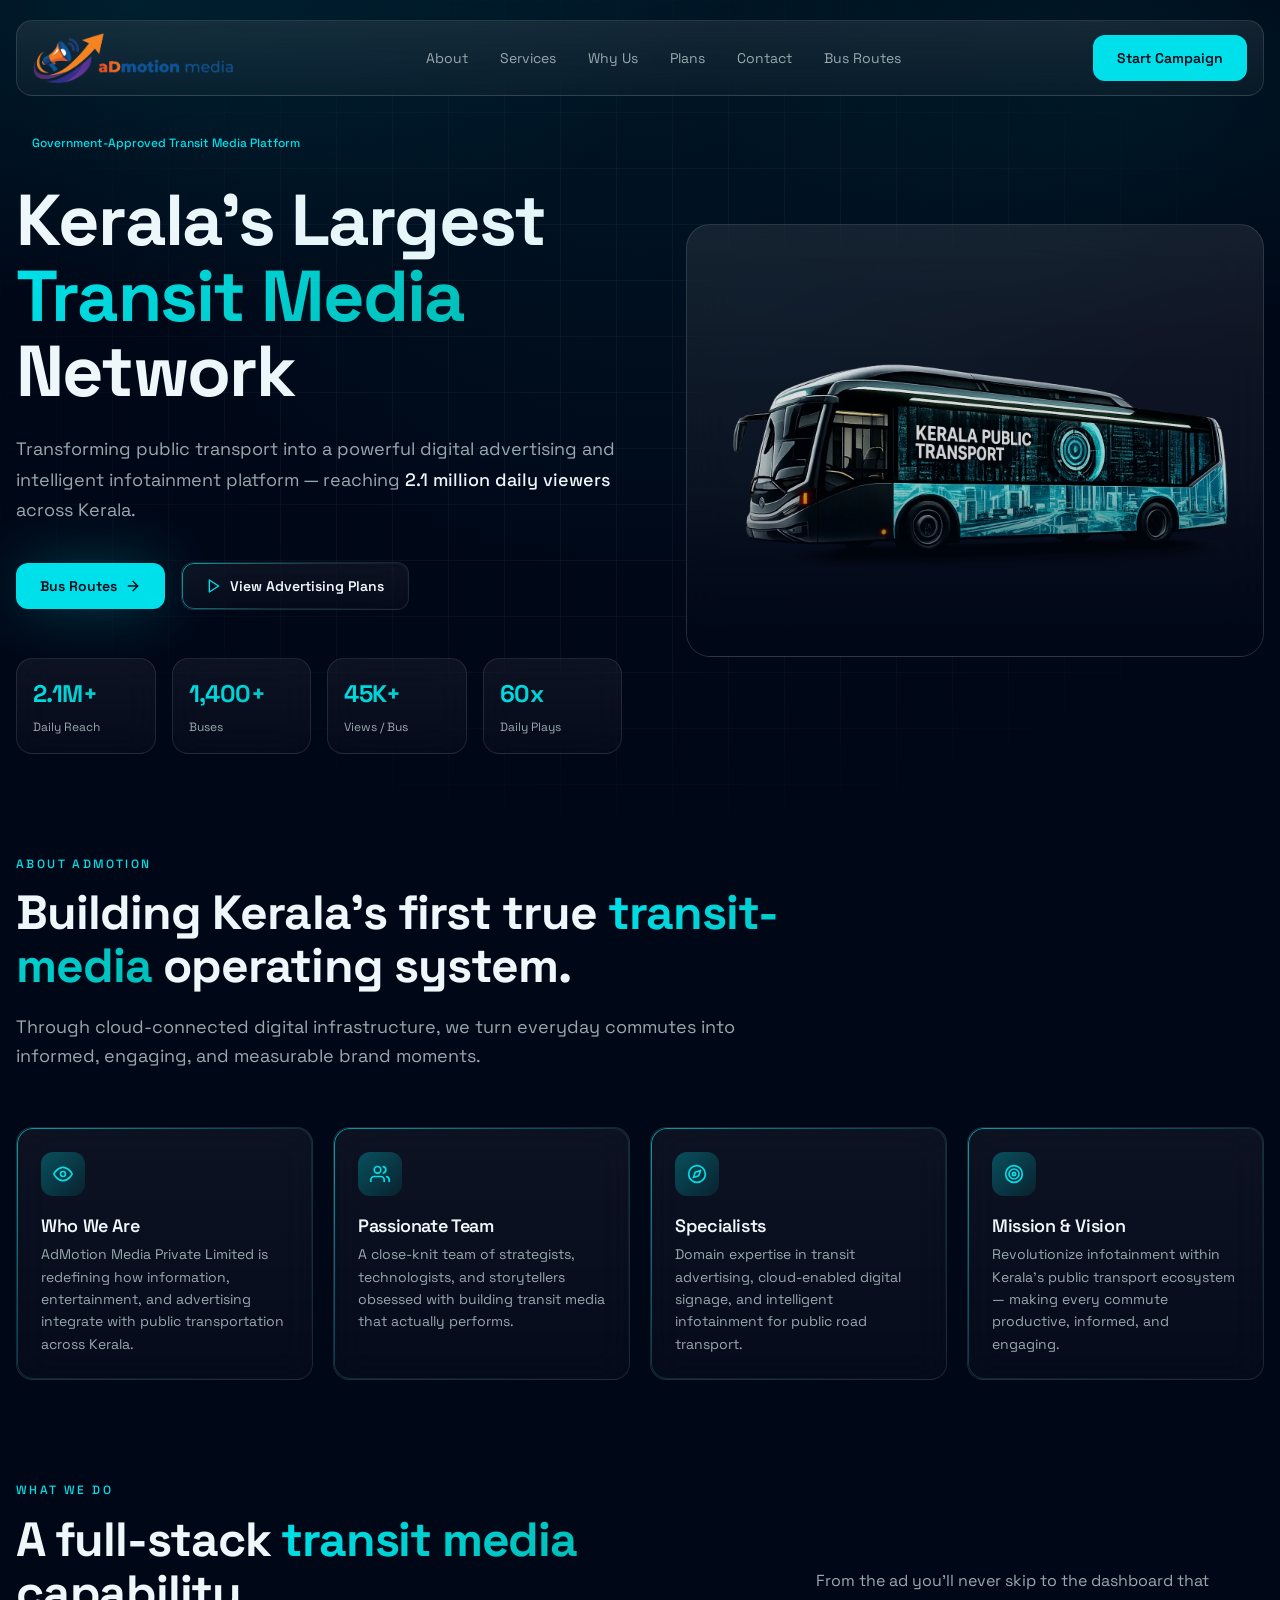
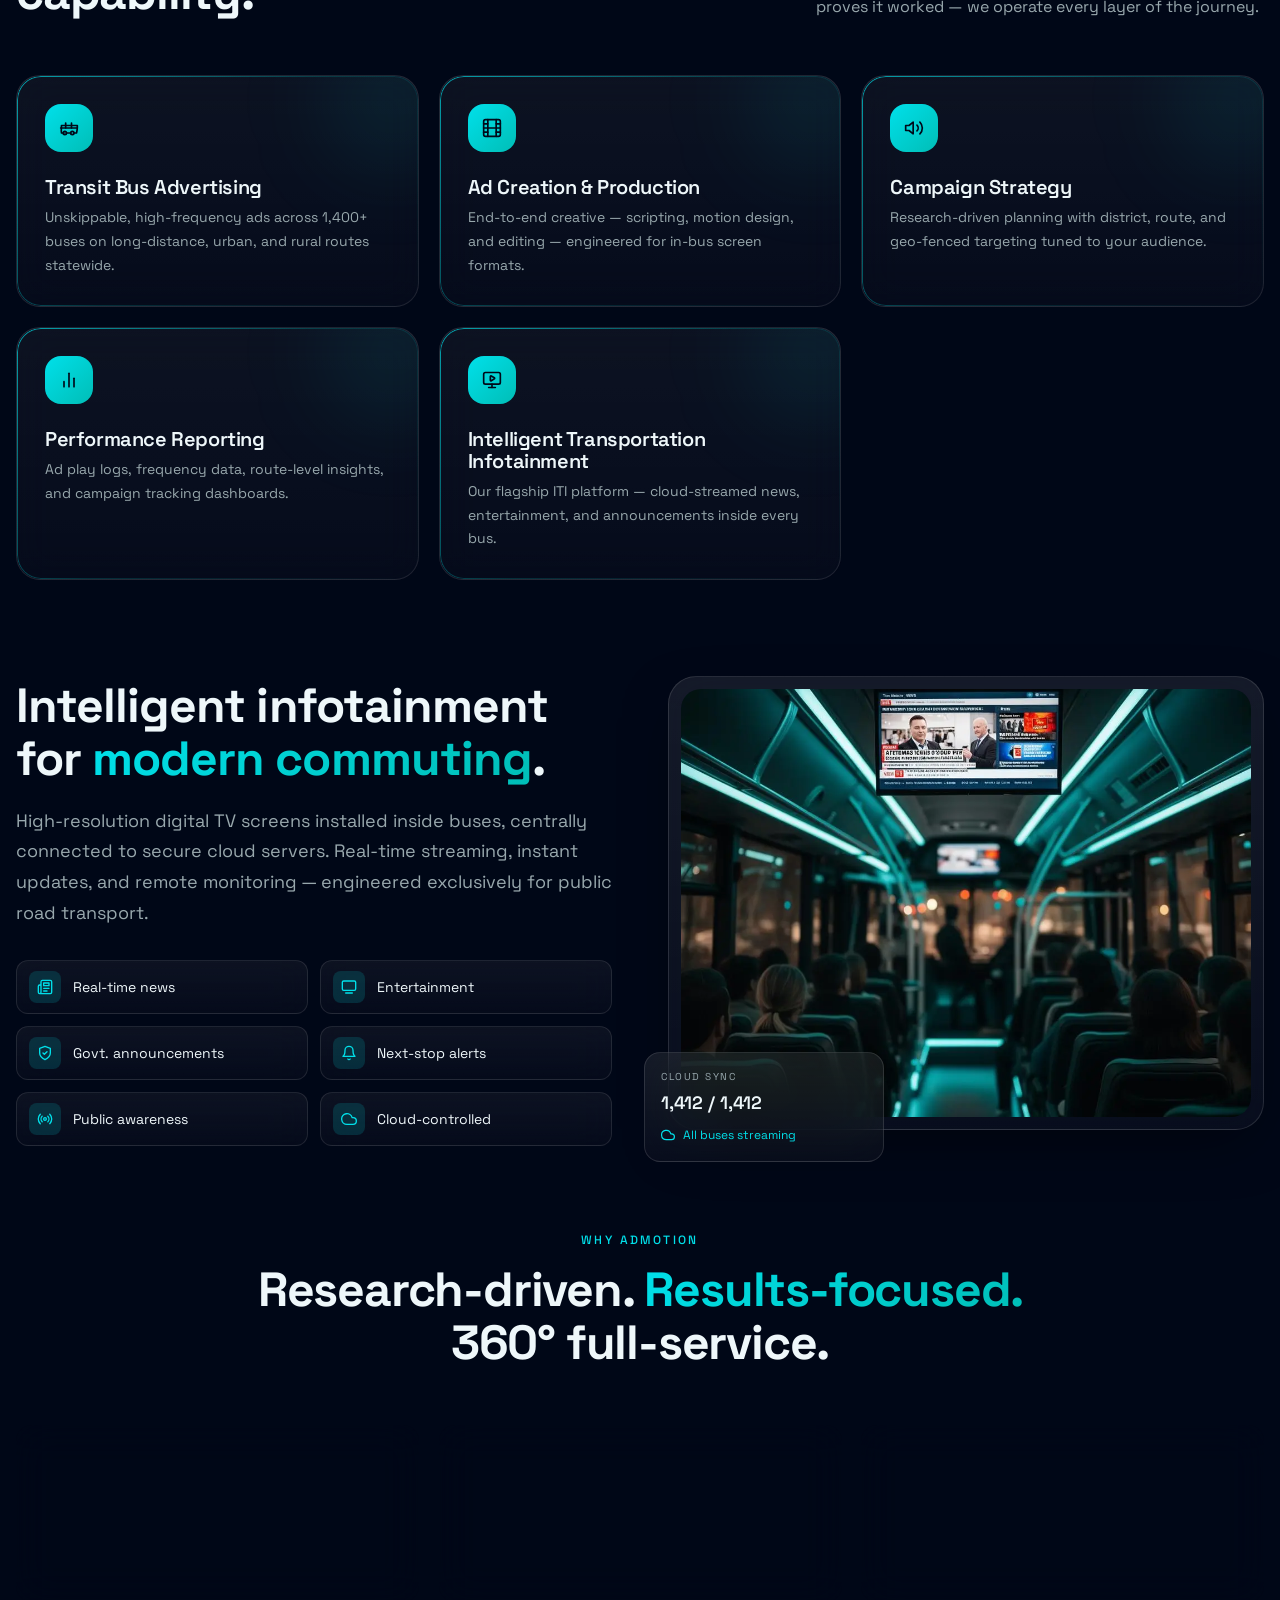
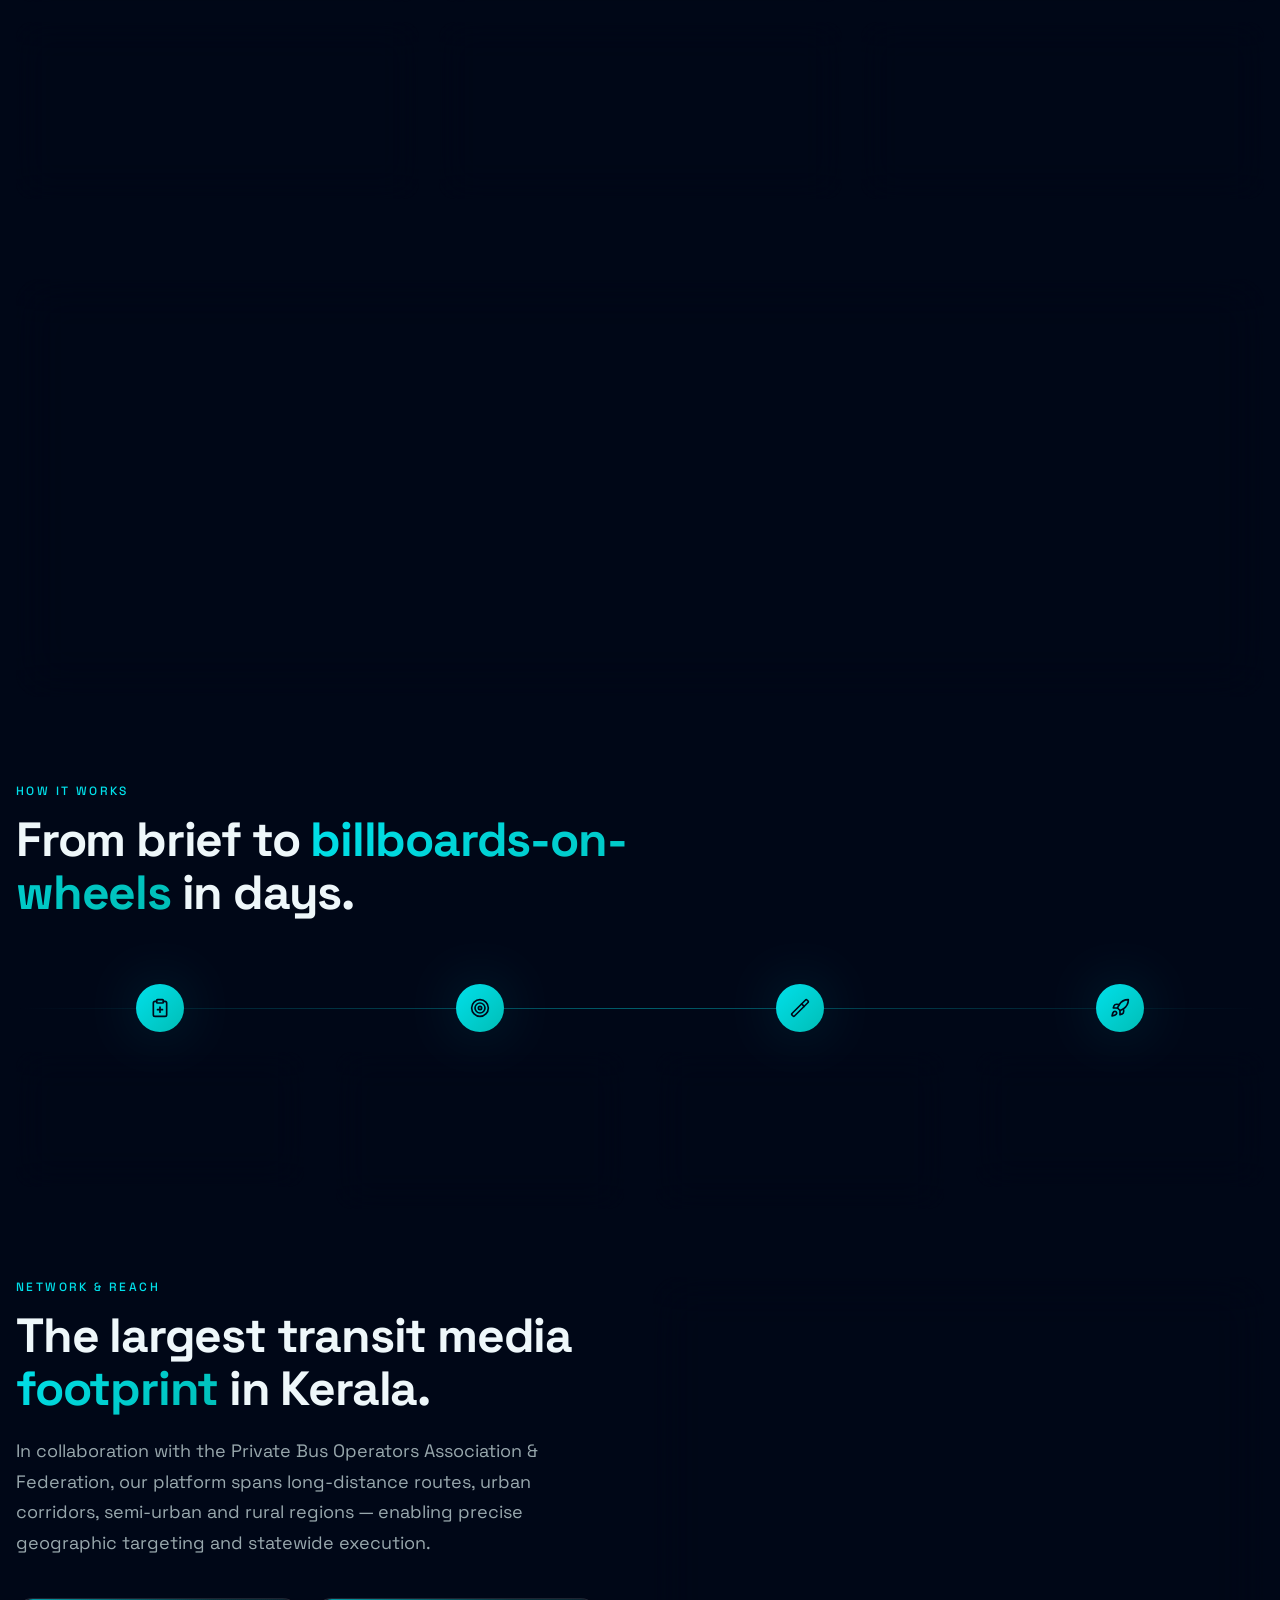
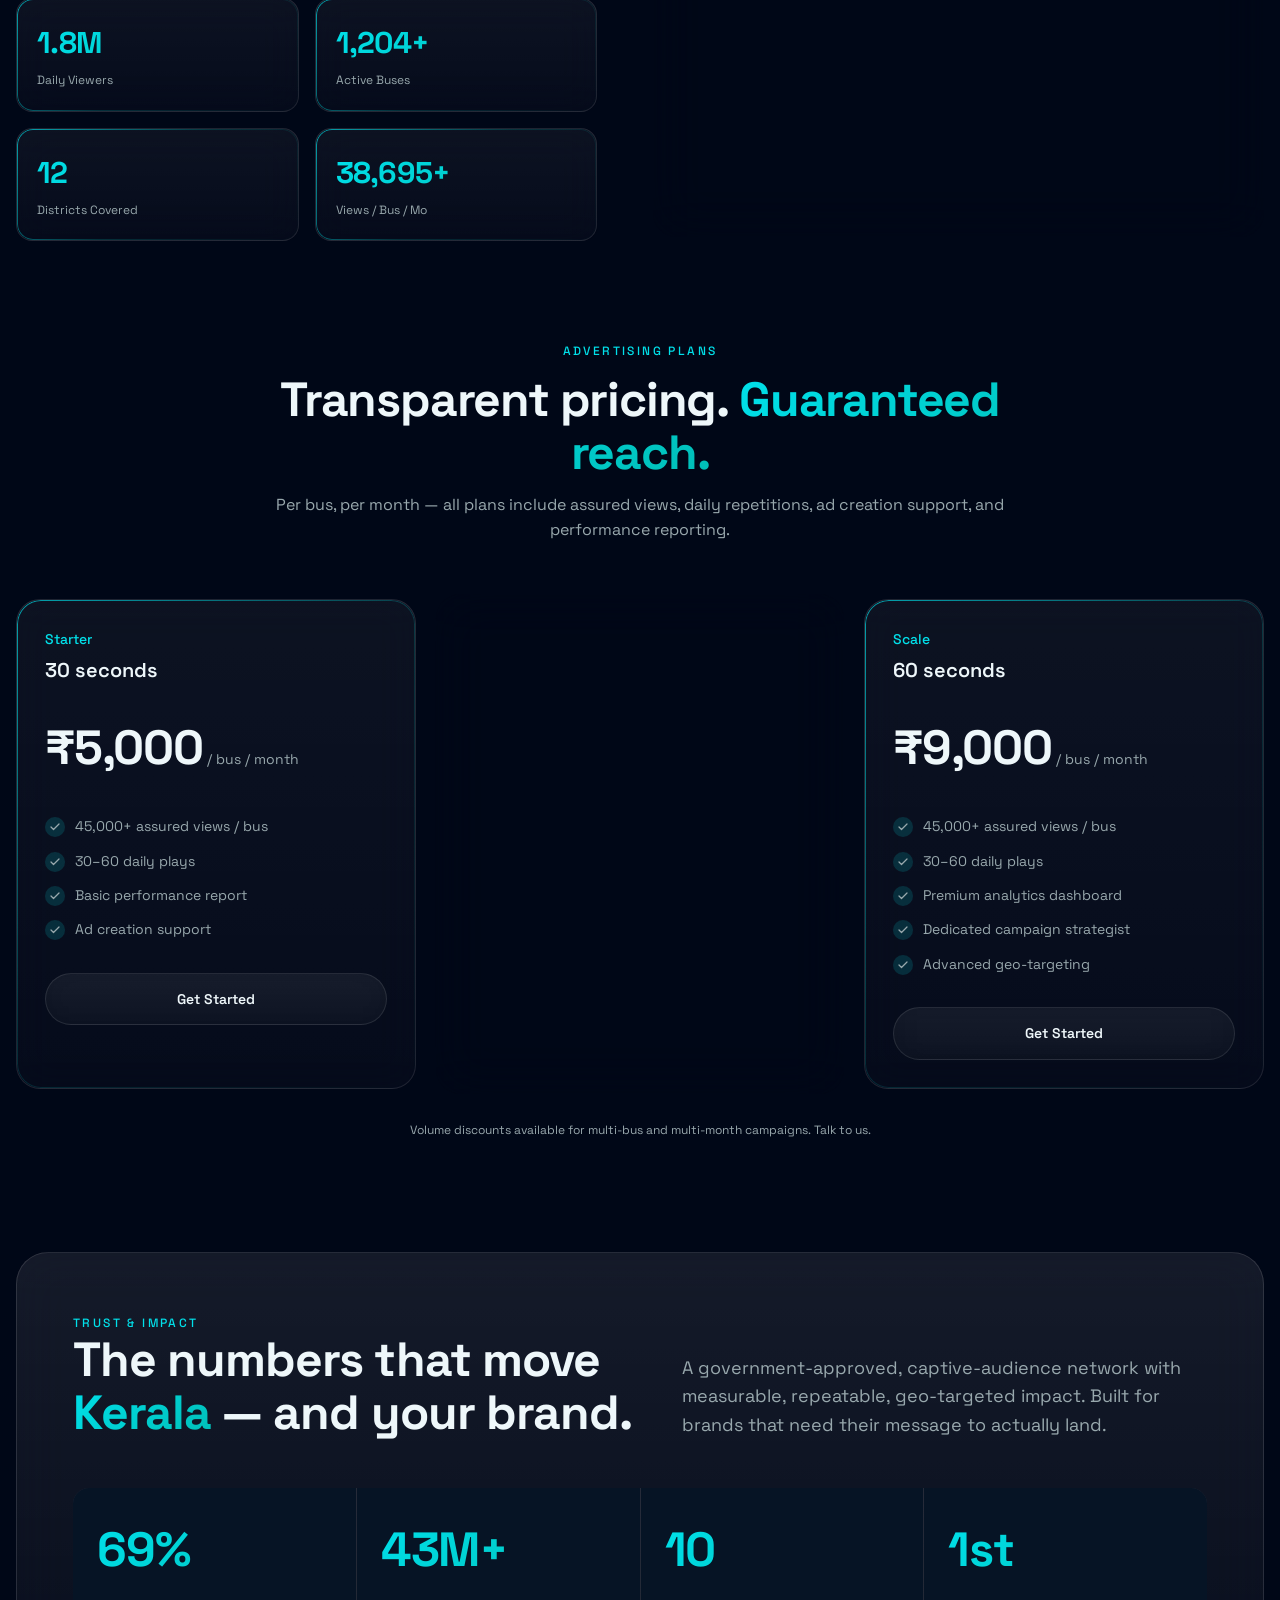
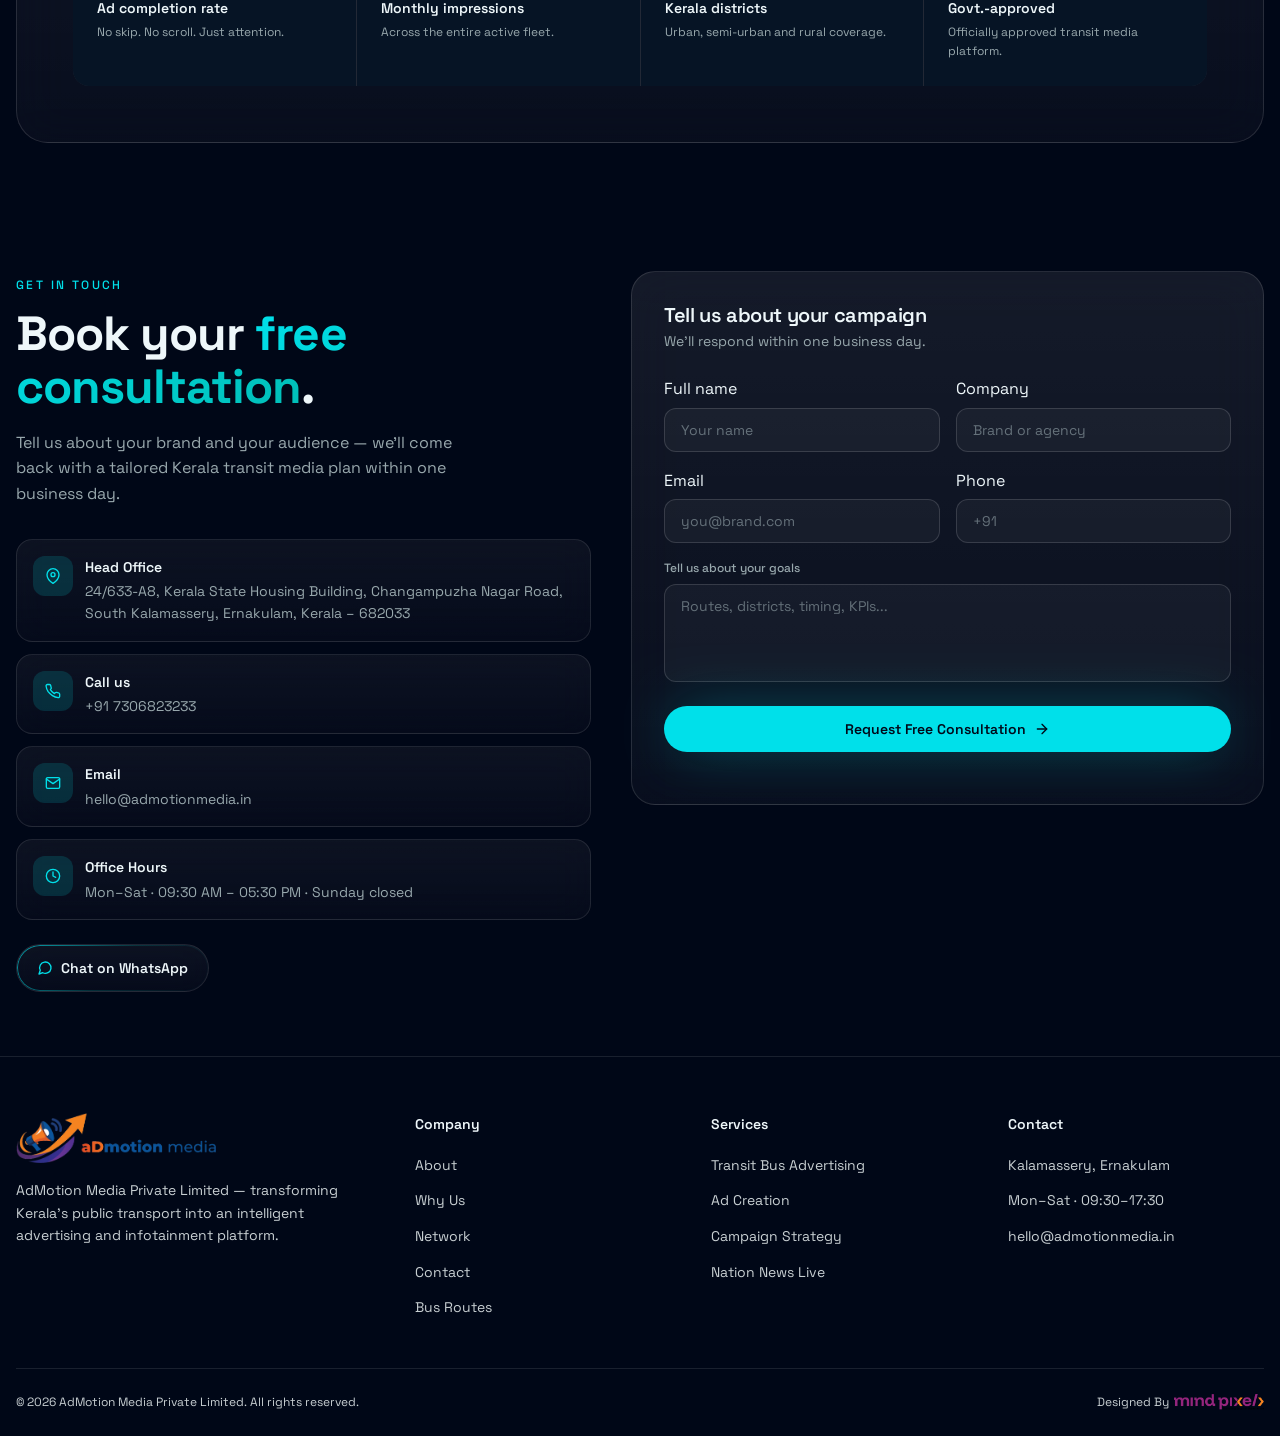
<file: index.html>
<!DOCTYPE html>
<html lang="en">

<head>
  <meta charset="UTF-8" />
  <meta name="viewport" content="width=device-width, initial-scale=1.0" />
  <title>Bus Advertising in Kerala | Transit Media Network | aDmotion Media</title>
  <link rel="canonical" href="https://admotionmedia.in/" />
  <meta name="description"
    content="Reach 2.1M+ daily viewers with Kerala's largest transit media network. Government-approved bus advertising, digital transit screens, and geo-targeted campaigns across 1,400+ buses." />
  <meta property="og:title" content="Bus Advertising in Kerala | Transit Media Network | aDmotion Media" />
  <meta property="og:description"
    content="Reach 2.1M+ daily viewers with Kerala's largest transit media network. Government-approved bus advertising, digital transit screens, and geo-targeted campaigns across 1,400+ buses." />
  <link rel="shortcut icon" type="image/x-icon" href="assets/fav-icon.png" />
  <link rel="preconnect" href="https://fonts.googleapis.com" />
  <link rel="preconnect" href="https://fonts.gstatic.com" crossorigin />
  <link rel="stylesheet" href="css/styles.css" />
</head>

<body>

  <header class="navbar" id="navbar">
    <div class="container">
      <nav class="nav-inner glass-strong" id="nav-inner">
        <a href="/" class="nav-logo">
          <span class="nav-logo-icon">
            <img src="assets/logo.png" alt="aDmotion Media">
          </span>
        </a>
        <ul class="nav-links">
          <!-- <li><a href="#home">Home</a></li> -->
          <li><a href="#about">About</a></li>
          <li><a href="#services">Services</a></li>
          <li><a href="#why">Why Us</a></li>
          <li><a href="#plans">Plans</a></li>
          <li><a href="#contact">Contact</a></li>
          <li><a href="bus-route">Bus Routes</a></li>
        </ul>
        <a href="#contact" class="nav-cta btn-primary">Start Campaign</a>
        <button class="nav-menu-btn glass" id="menu-btn" aria-label="Menu">
        </button>
      </nav>
      <div class="nav-mobile glass-strong" id="nav-mobile">
        <ul>
          <!-- <li><a href="#home" class="mobile-link">Home</a></li> -->
          <li><a href="#about" class="mobile-link">About</a></li>
          <li><a href="#services" class="mobile-link">Services</a></li>
          <li><a href="#why" class="mobile-link">Why Us</a></li>
          <li><a href="#plans" class="mobile-link">Plans</a></li>
          <li><a href="#contact" class="mobile-link">Contact</a></li>
          <li><a href="bus-route" class="mobile-link">Bus Routes</a></li>
          <li><a href="#contact" class="mobile-cta mobile-link">Start Campaign</a></li>
        </ul>
      </div>
    </div>
  </header>

  <main>
    <section class="home" id="home">
      <div class="bg-grid"></div>
      <div style="position:absolute;inset:0;opacity:.4;background:var(--gradient-radial)"></div>
      <div class="container">
        <div class="hero-grid">
          <div class="reveal">
            <span class="hero-badge">
              Government-Approved Transit Media Platform
            </span>
            <h1 class="hero-title">
              Kerala's Largest <span class="text-gradient-cyan">Transit Media</span> Network
            </h1>
            <p class="hero-desc">
              Transforming public transport into a powerful digital advertising and intelligent infotainment platform —
              reaching <strong>2.1 million daily viewers</strong> across Kerala.
            </p>
            <div class="hero-actions">
              <a href="bus-route" class="btn-primary shadow-glow">Bus Routes
                <svg xmlns="http://www.w3.org/2000/svg" viewBox="0 0 24 24" fill="none" stroke="currentColor"
                  stroke-width="2" stroke-linecap="round" stroke-linejoin="round">
                  <line x1="5" y1="12" x2="19" y2="12" />
                  <polyline points="12 5 19 12 12 19" />
                </svg>
              </a>
              <a href="#plans" class="btn-outline gradient-border glass">
                <svg xmlns="http://www.w3.org/2000/svg" viewBox="0 0 24 24" fill="none" stroke="currentColor"
                  stroke-width="2" stroke-linecap="round" stroke-linejoin="round">
                  <polygon points="5 3 19 12 5 21 5 3" />
                </svg>
                View Advertising Plans
              </a>
            </div>
            <dl class="hero-stats">
              <div class="hero-stat glass">
                <dd class="text-gradient-cyan counter-el" data-target="2.1" data-suffix="M+" data-decimals="1">0M+</dd>
                <dt>Daily Reach</dt>
              </div>
              <div class="hero-stat glass">
                <dd class="text-gradient-cyan counter-el" data-target="1400" data-suffix="+" data-decimals="0">0+</dd>
                <dt>Buses</dt>
              </div>
              <div class="hero-stat glass">
                <dd class="text-gradient-cyan counter-el" data-target="45" data-suffix="K+" data-decimals="0">0K+</dd>
                <dt>Views / Bus</dt>
              </div>
              <div class="hero-stat glass">
                <dd class="text-gradient-cyan counter-el" data-target="60" data-suffix="x" data-decimals="0">0x</dd>
                <dt>Daily Plays</dt>
              </div>
            </dl>
          </div>
          <div class="hero-visual reveal">
            <div class="hero-img-wrap glass-strong">
              <img src="assets/bus.webp" alt="Kerala transit bus with digital advertising screens" width="1536"
                height="1280">
              <div class="hero-img-overlay"></div>
            </div>
          </div>
        </div>
      </div>
    </section>

    <section class="about" id="about">
      <div class="container">
        <div class="about-header reveal">
          <span class="about-tag">About aDmotion</span>
          <h2 class="about-title">Building Kerala's first true <span class="text-gradient-cyan">transit-media</span>
            operating system.</h2>
          <p class="about-desc">Through cloud-connected digital infrastructure, we turn everyday commutes into informed,
            engaging, and measurable brand moments.</p>
        </div>
        <div class="about-grid">
          <article class="about-card gradient-border glass reveal" style="transition-delay:0ms">
            <div class="about-card-icon">
              <svg xmlns="http://www.w3.org/2000/svg" viewBox="0 0 24 24" fill="none" stroke="currentColor"
                stroke-width="2" stroke-linecap="round" stroke-linejoin="round">
                <path d="M1 12s4-8 11-8 11 8 11 8-4 8-11 8-11-8-11-8z" />
                <circle cx="12" cy="12" r="3" />
              </svg>
            </div>
            <h3>Who We Are</h3>
            <p>AdMotion Media Private Limited is redefining how information, entertainment, and advertising integrate
              with public transportation across Kerala.</p>
          </article>
          <article class="about-card gradient-border glass reveal" style="transition-delay:60ms">
            <div class="about-card-icon">
              <svg xmlns="http://www.w3.org/2000/svg" viewBox="0 0 24 24" fill="none" stroke="currentColor"
                stroke-width="2" stroke-linecap="round" stroke-linejoin="round">
                <path d="M17 21v-2a4 4 0 0 0-4-4H5a4 4 0 0 0-4 4v2" />
                <circle cx="9" cy="7" r="4" />
                <path d="M23 21v-2a4 4 0 0 0-3-3.87" />
                <path d="M16 3.13a4 4 0 0 1 0 7.75" />
              </svg>
            </div>
            <h3>Passionate Team</h3>
            <p>A close-knit team of strategists, technologists, and storytellers obsessed with building transit media
              that actually performs.</p>
          </article>
          <article class="about-card gradient-border glass reveal" style="transition-delay:120ms">
            <div class="about-card-icon">
              <svg xmlns="http://www.w3.org/2000/svg" viewBox="0 0 24 24" fill="none" stroke="currentColor"
                stroke-width="2" stroke-linecap="round" stroke-linejoin="round">
                <circle cx="12" cy="12" r="10" />
                <polygon points="16.24 7.76 14.12 14.12 7.76 16.24 9.88 9.88 16.24 7.76" />
              </svg>
            </div>
            <h3>Specialists</h3>
            <p>Domain expertise in transit advertising, cloud-enabled digital signage, and intelligent infotainment for
              public road transport.</p>
          </article>
          <article class="about-card gradient-border glass reveal" style="transition-delay:180ms">
            <div class="about-card-icon">
              <svg xmlns="http://www.w3.org/2000/svg" viewBox="0 0 24 24" fill="none" stroke="currentColor"
                stroke-width="2" stroke-linecap="round" stroke-linejoin="round">
                <circle cx="12" cy="12" r="10" />
                <circle cx="12" cy="12" r="6" />
                <circle cx="12" cy="12" r="2" />
              </svg>
            </div>
            <h3>Mission &amp; Vision</h3>
            <p>Revolutionize infotainment within Kerala's public transport ecosystem — making every commute productive,
              informed, and engaging.</p>
          </article>
        </div>
      </div>
    </section>

    <section class="services" id="services">
      </div>
      <div class="container">
        <div class="services-header">
          <div class="services-title-wrap reveal">
            <span class="section-tag">What we do</span>
            <h2 class="section-title">A full-stack <span class="text-gradient-cyan">transit media</span> capability.
            </h2>
          </div>
          <p class="services-side-desc reveal">From the ad you'll never skip to the dashboard that proves it worked — we
            operate every layer of the journey.</p>
        </div>
        <div class="services-grid">
          <article class="service-card gradient-border glass reveal" style="transition-delay:0ms">
            <div class="service-card-bg"></div>
            <div class="service-card-icon">
              <svg xmlns="http://www.w3.org/2000/svg" viewBox="0 0 24 24" fill="none" stroke="currentColor"
                stroke-width="2" stroke-linecap="round" stroke-linejoin="round">
                <path d="M8 6v6" />
                <path d="M15 6v6" />
                <path d="M2 12h19.6" />
                <path d="M18 18h3s.5-1.7.8-4.3c.3-2.7.2-4.7.2-4.7H3s-.1 2-.2 4.7C2.5 16.3 3 18 3 18h3" />
                <circle cx="7" cy="18" r="2" />
                <path d="M9 18h5" />
                <circle cx="16" cy="18" r="2" />
              </svg>
            </div>
            <h3>Transit Bus Advertising</h3>
            <p>Unskippable, high-frequency ads across 1,400+ buses on long-distance, urban, and rural routes statewide.
            </p>
          </article>
          <article class="service-card gradient-border glass reveal" style="transition-delay:60ms">
            <div class="service-card-bg"></div>
            <div class="service-card-icon">
              <svg xmlns="http://www.w3.org/2000/svg" viewBox="0 0 24 24" fill="none" stroke="currentColor"
                stroke-width="2" stroke-linecap="round" stroke-linejoin="round">
                <rect x="2" y="2" width="20" height="20" rx="2.18" ry="2.18" />
                <line x1="7" y1="2" x2="7" y2="22" />
                <line x1="17" y1="2" x2="17" y2="22" />
                <line x1="2" y1="12" x2="22" y2="12" />
                <line x1="2" y1="7" x2="7" y2="7" />
                <line x1="2" y1="17" x2="7" y2="17" />
                <line x1="17" y1="17" x2="22" y2="17" />
                <line x1="17" y1="7" x2="22" y2="7" />
              </svg>
            </div>
            <h3>Ad Creation &amp; Production</h3>
            <p>End-to-end creative — scripting, motion design, and editing — engineered for in-bus screen formats.</p>
          </article>
          <article class="service-card gradient-border glass reveal" style="transition-delay:120ms">
            <div class="service-card-bg"></div>
            <div class="service-card-icon">
              <svg xmlns="http://www.w3.org/2000/svg" viewBox="0 0 24 24" fill="none" stroke="currentColor"
                stroke-width="2" stroke-linecap="round" stroke-linejoin="round">
                <polygon points="11 5 6 9 2 9 2 15 6 15 11 19 11 5" />
                <path d="M19.07 4.93a10 10 0 0 1 0 14.14M15.54 8.46a5 5 0 0 1 0 7.07" />
              </svg>
            </div>
            <h3>Campaign Strategy</h3>
            <p>Research-driven planning with district, route, and geo-fenced targeting tuned to your audience.</p>
          </article>
          <article class="service-card gradient-border glass reveal" style="transition-delay:180ms">
            <div class="service-card-bg"></div>
            <div class="service-card-icon">
              <svg xmlns="http://www.w3.org/2000/svg" viewBox="0 0 24 24" fill="none" stroke="currentColor"
                stroke-width="2" stroke-linecap="round" stroke-linejoin="round">
                <line x1="18" y1="20" x2="18" y2="10" />
                <line x1="12" y1="20" x2="12" y2="4" />
                <line x1="6" y1="20" x2="6" y2="14" />
              </svg>
            </div>
            <h3>Performance Reporting</h3>
            <p>Ad play logs, frequency data, route-level insights, and campaign tracking dashboards.</p>
          </article>
          <article class="service-card gradient-border glass reveal" style="transition-delay:240ms">
            <div class="service-card-bg"></div>
            <div class="service-card-icon">
              <svg xmlns="http://www.w3.org/2000/svg" viewBox="0 0 24 24" fill="none" stroke="currentColor"
                stroke-width="2" stroke-linecap="round" stroke-linejoin="round">
                <path
                  d="M10 7.75a.75.75 0 0 1 1.142-.638l3.664 2.249a.75.75 0 0 1 0 1.278l-3.664 2.25a.75.75 0 0 1-1.142-.64V7.75z" />
                <path d="M12 17v4" />
                <path d="M8 21h8" />
                <rect x="2" y="3" width="20" height="14" rx="2" />
              </svg>
            </div>
            <h3>Intelligent Transportation Infotainment</h3>
            <p>Our flagship ITI platform — cloud-streamed news, entertainment, and announcements inside every bus.</p>
          </article>
        </div>
      </div>
    </section>

    <section class="nation-news" id="nation-news">
      <div class="container">
        <div class="nation-grid">
          <div class="reveal">
            <h2 class="nation-title">Intelligent infotainment for <span class="text-gradient-cyan">modern
                commuting</span>.</h2>
            <p class="nation-desc">High-resolution digital TV screens installed inside buses, centrally connected to
              secure cloud servers. Real-time streaming, instant updates, and remote monitoring — engineered exclusively
              for public road transport.</p>
            <ul class="nation-features">
              <li class="nation-feature glass">
                <span class="nation-feature-icon">
                  <svg xmlns="http://www.w3.org/2000/svg" viewBox="0 0 24 24" fill="none" stroke="currentColor"
                    stroke-width="2" stroke-linecap="round" stroke-linejoin="round">
                    <path
                      d="M4 22h16a2 2 0 0 0 2-2V4a2 2 0 0 0-2-2H8a2 2 0 0 0-2 2v16a2 2 0 0 1-2 2Zm0 0a2 2 0 0 1-2-2v-9c0-1.1.9-2 2-2h2" />
                    <path d="M18 14h-8" />
                    <path d="M15 18h-5" />
                    <path d="M10 6h8v4h-8V6Z" />
                  </svg>
                </span>
                <span>Real-time news</span>
              </li>
              <li class="nation-feature glass">
                <span class="nation-feature-icon">
                  <svg xmlns="http://www.w3.org/2000/svg" viewBox="0 0 24 24" fill="none" stroke="currentColor"
                    stroke-width="2" stroke-linecap="round" stroke-linejoin="round">
                    <path d="M7 21h10" />
                    <rect x="2" y="3" width="20" height="14" rx="2" />
                  </svg>
                </span>
                <span>Entertainment</span>
              </li>
              <li class="nation-feature glass">
                <span class="nation-feature-icon">
                  <svg xmlns="http://www.w3.org/2000/svg" viewBox="0 0 24 24" fill="none" stroke="currentColor"
                    stroke-width="2" stroke-linecap="round" stroke-linejoin="round">
                    <path d="M12 22s8-4 8-10V5l-8-3-8 3v7c0 6 8 10 8 10z" />
                    <polyline points="9 12 11 14 15 10" />
                  </svg>
                </span>
                <span>Govt. announcements</span>
              </li>
              <li class="nation-feature glass">
                <span class="nation-feature-icon">
                  <svg xmlns="http://www.w3.org/2000/svg" viewBox="0 0 24 24" fill="none" stroke="currentColor"
                    stroke-width="2" stroke-linecap="round" stroke-linejoin="round">
                    <path d="M18 8A6 6 0 0 0 6 8c0 7-3 9-3 9h18s-3-2-3-9" />
                    <path d="M13.73 21a2 2 0 0 1-3.46 0" />
                  </svg>
                </span>
                <span>Next-stop alerts</span>
              </li>
              <li class="nation-feature glass">
                <span class="nation-feature-icon">
                  <svg xmlns="http://www.w3.org/2000/svg" viewBox="0 0 24 24" fill="none" stroke="currentColor"
                    stroke-width="2" stroke-linecap="round" stroke-linejoin="round">
                    <path d="M4.9 19.1C1 15.2 1 8.8 4.9 4.9" />
                    <path d="M7.8 16.2c-2.3-2.3-2.3-6.1 0-8.5" />
                    <circle cx="12" cy="12" r="2" />
                    <path d="M16.2 7.8c2.3 2.3 2.3 6.1 0 8.5" />
                    <path d="M19.1 4.9C23 8.8 23 15.1 19.1 19" />
                  </svg>
                </span>
                <span>Public awareness</span>
              </li>
              <li class="nation-feature glass">
                <span class="nation-feature-icon">
                  <svg xmlns="http://www.w3.org/2000/svg" viewBox="0 0 24 24" fill="none" stroke="currentColor"
                    stroke-width="2" stroke-linecap="round" stroke-linejoin="round">
                    <path d="M18 10h-1.26A8 8 0 1 0 9 20h9a5 5 0 0 0 0-10z" />
                  </svg>
                </span>
                <span>Cloud-controlled</span>
              </li>
            </ul>
          </div>
          <div class="nation-visual reveal">
            <div class="nation-tv glass-strong shadow-soft">
              <div class="nation-tv-screen">
                <img src="assets/bus-interior.webp" alt="Bus infotainment screen showing live news" width="1280"
                  height="1024" loading="lazy">
              </div>
            </div>
            <div class="nation-cloud-card glass-strong anim-float">
              <div class="cloud-card-label">Cloud Sync</div>
              <div class="cloud-card-count">1,412 / 1,412</div>
              <div class="cloud-card-status">
                <svg xmlns="http://www.w3.org/2000/svg" viewBox="0 0 24 24" fill="none" stroke="currentColor"
                  stroke-width="2" stroke-linecap="round" stroke-linejoin="round">
                  <path d="M18 10h-1.26A8 8 0 1 0 9 20h9a5 5 0 0 0 0-10z" />
                </svg>
                All buses streaming
              </div>
            </div>
          </div>
        </div>
      </div>
    </section>

    <section class="why" id="why">
      <div class="container">
        <div class="why-header reveal">
          <span class="section-tag">Why aDmotion</span>
          <h2 class="section-title">Research-driven. <span class="text-gradient-cyan">Results-focused.</span> 360°
            full-service.</h2>
        </div>
        <div class="why-grid">
          <article class="why-card gradient-border glass reveal" style="transition-delay:0ms">
            <div class="why-card-icon">
              <svg xmlns="http://www.w3.org/2000/svg" viewBox="0 0 24 24" fill="none" stroke="currentColor"
                stroke-width="2" stroke-linecap="round" stroke-linejoin="round">
                <path d="M12 22s8-4 8-10V5l-8-3-8 3v7c0 6 8 10 8 10z" />
                <polyline points="9 12 11 14 15 10" />
              </svg>
            </div>
            <h3>Government Approved</h3>
            <p>Officially approved by the Government of Kerala — compliance, legitimacy, trust.</p>
          </article>
          <article class="why-card gradient-border glass reveal" style="transition-delay:50ms">
            <div class="why-card-icon">
              <svg xmlns="http://www.w3.org/2000/svg" viewBox="0 0 24 24" fill="none" stroke="currentColor"
                stroke-width="2" stroke-linecap="round" stroke-linejoin="round">
                <polygon points="13 2 3 14 12 14 11 22 21 10 12 10 13 2" />
              </svg>
            </div>
            <h3>Unskippable Format</h3>
            <p>No skip buttons. No scrolling away. 100% completion rate by design.</p>
          </article>
          <article class="why-card gradient-border glass reveal" style="transition-delay:100ms">
            <div class="why-card-icon">
              <svg xmlns="http://www.w3.org/2000/svg" viewBox="0 0 24 24" fill="none" stroke="currentColor"
                stroke-width="2" stroke-linecap="round" stroke-linejoin="round">
                <path d="M21 10c0 7-9 13-9 13s-9-6-9-13a9 9 0 0 1 18 0z" />
                <circle cx="12" cy="10" r="3" />
              </svg>
            </div>
            <h3>Geo-targeted</h3>
            <p>District, route, and geo-fenced campaigns tuned to real-time bus location.</p>
          </article>
          <article class="why-card gradient-border glass reveal" style="transition-delay:150ms">
            <div class="why-card-icon">
              <svg xmlns="http://www.w3.org/2000/svg" viewBox="0 0 24 24" fill="none" stroke="currentColor"
                stroke-width="2" stroke-linecap="round" stroke-linejoin="round">
                <polyline points="17 1 21 5 17 9" />
                <path d="M3 11V9a4 4 0 0 1 4-4h14" />
                <polyline points="7 23 3 19 7 15" />
                <path d="M21 13v2a4 4 0 0 1-4 4H3" />
              </svg>
            </div>
            <h3>Repeated Exposure</h3>
            <p>30–60 daily plays per bus build the kind of recall traditional ads can't.</p>
          </article>
          <article class="why-card gradient-border glass reveal" style="transition-delay:200ms">
            <div class="why-card-icon">
              <svg xmlns="http://www.w3.org/2000/svg" viewBox="0 0 24 24" fill="none" stroke="currentColor"
                stroke-width="2" stroke-linecap="round" stroke-linejoin="round">
                <circle cx="12" cy="12" r="10" />
                <line x1="2" y1="12" x2="22" y2="12" />
                <path d="M12 2a15.3 15.3 0 0 1 4 10 15.3 15.3 0 0 1-4 10 15.3 15.3 0 0 1-4-10 15.3 15.3 0 0 1 4-10z" />
              </svg>
            </div>
            <h3>Kerala-wide Reach</h3>
            <p>Urban corridors, long-distance routes, semi-urban and rural — one network.</p>
          </article>
          <article class="why-card gradient-border glass reveal" style="transition-delay:250ms">
            <div class="why-card-icon">
              <svg xmlns="http://www.w3.org/2000/svg" viewBox="0 0 24 24" fill="none" stroke="currentColor"
                stroke-width="2" stroke-linecap="round" stroke-linejoin="round">
                <circle cx="12" cy="12" r="10" />
                <polyline points="12 6 12 12 16 14" />
              </svg>
            </div>
            <h3>Real-time Updates</h3>
            <p>Cloud-managed content — push a new creative across the fleet in minutes.</p>
          </article>
        </div>
        <div class="compare-table glass-strong reveal">
          <div class="compare-header">
            <div class="text-muted">Capability</div>
            <div class="col-us text-gradient-cyan">Transit Media — aDmotion</div>
            <div class="col-them">Traditional Digital Ads</div>
          </div>
          <div class="compare-row">
            <div class="row-label">Skip button</div>
            <div><span class="compare-cross"><svg xmlns="http://www.w3.org/2000/svg" viewBox="0 0 24 24" fill="none"
                  stroke="currentColor" stroke-width="2" stroke-linecap="round" stroke-linejoin="round">
                  <line x1="18" y1="6" x2="6" y2="18" />
                  <line x1="6" y1="6" x2="18" y2="18" />
                </svg> No</span></div>
            <div><span class="compare-cross"><svg xmlns="http://www.w3.org/2000/svg" viewBox="0 0 24 24" fill="none"
                  stroke="currentColor" stroke-width="2.5" stroke-linecap="round" stroke-linejoin="round">
                  <polyline points="20 6 9 17 4 12" />
                </svg> Yes</span></div>
          </div>
          <div class="compare-row" style="background:oklch(1 0 0/.015)">
            <div class="row-label">Captive audience</div>
            <div><span class="compare-check"><svg xmlns="http://www.w3.org/2000/svg" viewBox="0 0 24 24" fill="none"
                  stroke="currentColor" stroke-width="2.5" stroke-linecap="round" stroke-linejoin="round">
                  <polyline points="20 6 9 17 4 12" />
                </svg> Yes</span></div>
            <div><span class="compare-cross"><svg xmlns="http://www.w3.org/2000/svg" viewBox="0 0 24 24" fill="none"
                  stroke="currentColor" stroke-width="2" stroke-linecap="round" stroke-linejoin="round">
                  <line x1="18" y1="6" x2="6" y2="18" />
                  <line x1="6" y1="6" x2="18" y2="18" />
                </svg> No</span></div>
          </div>
          <div class="compare-row">
            <div class="row-label">Guaranteed daily plays</div>
            <div><span class="compare-check"><svg xmlns="http://www.w3.org/2000/svg" viewBox="0 0 24 24" fill="none"
                  stroke="currentColor" stroke-width="2.5" stroke-linecap="round" stroke-linejoin="round">
                  <polyline points="20 6 9 17 4 12" />
                </svg> Yes</span></div>
            <div><span class="compare-cross"><svg xmlns="http://www.w3.org/2000/svg" viewBox="0 0 24 24" fill="none"
                  stroke="currentColor" stroke-width="2" stroke-linecap="round" stroke-linejoin="round">
                  <line x1="18" y1="6" x2="6" y2="18" />
                  <line x1="6" y1="6" x2="18" y2="18" />
                </svg> No</span></div>
          </div>
          <div class="compare-row" style="background:oklch(1 0 0/.015)">
            <div class="row-label">Geo-fenced delivery</div>
            <div><span class="compare-check"><svg xmlns="http://www.w3.org/2000/svg" viewBox="0 0 24 24" fill="none"
                  stroke="currentColor" stroke-width="2.5" stroke-linecap="round" stroke-linejoin="round">
                  <polyline points="20 6 9 17 4 12" />
                </svg> Yes</span></div>
            <div><span class="compare-cross"><svg xmlns="http://www.w3.org/2000/svg" viewBox="0 0 24 24" fill="none"
                  stroke="currentColor" stroke-width="2" stroke-linecap="round" stroke-linejoin="round">
                  <line x1="18" y1="6" x2="6" y2="18" />
                  <line x1="6" y1="6" x2="18" y2="18" />
                </svg> No</span></div>
          </div>
          <div class="compare-row">
            <div class="row-label">Government approved</div>
            <div><span class="compare-check"><svg xmlns="http://www.w3.org/2000/svg" viewBox="0 0 24 24" fill="none"
                  stroke="currentColor" stroke-width="2.5" stroke-linecap="round" stroke-linejoin="round">
                  <polyline points="20 6 9 17 4 12" />
                </svg> Yes</span></div>
            <div><span class="compare-cross"><svg xmlns="http://www.w3.org/2000/svg" viewBox="0 0 24 24" fill="none"
                  stroke="currentColor" stroke-width="2" stroke-linecap="round" stroke-linejoin="round">
                  <line x1="18" y1="6" x2="6" y2="18" />
                  <line x1="6" y1="6" x2="18" y2="18" />
                </svg> No</span></div>
          </div>
          <div class="compare-row" style="background:oklch(1 0 0/.015)">
            <div class="row-label">Hyperlocal Kerala reach</div>
            <div><span class="compare-check"><svg xmlns="http://www.w3.org/2000/svg" viewBox="0 0 24 24" fill="none"
                  stroke="currentColor" stroke-width="2.5" stroke-linecap="round" stroke-linejoin="round">
                  <polyline points="20 6 9 17 4 12" />
                </svg> Yes</span></div>
            <div><span class="compare-cross"><svg xmlns="http://www.w3.org/2000/svg" viewBox="0 0 24 24" fill="none"
                  stroke="currentColor" stroke-width="2" stroke-linecap="round" stroke-linejoin="round">
                  <line x1="18" y1="6" x2="6" y2="18" />
                  <line x1="6" y1="6" x2="18" y2="18" />
                </svg> No</span></div>
          </div>
        </div>
      </div>
    </section>

    <section class="how-it-works" id="how-it-works">
      <div class="container">
        <div class="max-w-2xl reveal" style="max-width:40rem">
          <span class="section-tag">How it works</span>
          <h2 class="section-title">From brief to <span class="text-gradient-cyan">billboards-on-wheels</span> in days.
          </h2>
        </div>
        <ol class="steps-grid">
          <div class="steps-connector"></div>
          <li class="step-item reveal" style="transition-delay:0ms">
            <div class="step-icon shadow-glow">
              <svg xmlns="http://www.w3.org/2000/svg" viewBox="0 0 24 24" fill="none" stroke="currentColor"
                stroke-width="2" stroke-linecap="round" stroke-linejoin="round">
                <rect x="8" y="2" width="8" height="4" rx="1" ry="1" />
                <path d="M16 4h2a2 2 0 0 1 2 2v14a2 2 0 0 1-2 2H6a2 2 0 0 1-2-2V6a2 2 0 0 1 2-2h2" />
                <line x1="12" y1="11" x2="12" y2="17" />
                <line x1="9" y1="14" x2="15" y2="14" />
              </svg>
            </div>
            <div class="step-body glass">
              <div class="step-num">Step 1</div>
              <h3>Understand Requirements</h3>
              <p>We start with a deep dive into your brand, audience, and KPIs.</p>
            </div>
          </li>
          <li class="step-item reveal" style="transition-delay:100ms">
            <div class="step-icon shadow-glow">
              <svg xmlns="http://www.w3.org/2000/svg" viewBox="0 0 24 24" fill="none" stroke="currentColor"
                stroke-width="2" stroke-linecap="round" stroke-linejoin="round">
                <circle cx="12" cy="12" r="10" />
                <circle cx="12" cy="12" r="6" />
                <circle cx="12" cy="12" r="2" />
              </svg>
            </div>
            <div class="step-body glass">
              <div class="step-num">Step 2</div>
              <h3>Define Goals</h3>
              <p>Routes, districts, frequency, creative formats — engineered for outcomes.</p>
            </div>
          </li>
          <li class="step-item reveal" style="transition-delay:200ms">
            <div class="step-icon shadow-glow">
              <svg xmlns="http://www.w3.org/2000/svg" viewBox="0 0 24 24" fill="none" stroke="currentColor"
                stroke-width="2" stroke-linecap="round" stroke-linejoin="round">
                <path
                  d="m21.64 3.64-1.28-1.28a1.21 1.21 0 0 0-1.72 0L2.36 18.64a1.21 1.21 0 0 0 0 1.72l1.28 1.28a1.2 1.2 0 0 0 1.72 0L21.64 5.36a1.2 1.2 0 0 0 0-1.72Z" />
                <path d="m14 7 3 3" />
              </svg>
            </div>
            <div class="step-body glass">
              <div class="step-num">Step 3</div>
              <h3>Create the Ad</h3>
              <p>Our in-house team produces screen-native creative built to perform.</p>
            </div>
          </li>
          <li class="step-item reveal" style="transition-delay:300ms">
            <div class="step-icon shadow-glow">
              <svg xmlns="http://www.w3.org/2000/svg" viewBox="0 0 24 24" fill="none" stroke="currentColor"
                stroke-width="2" stroke-linecap="round" stroke-linejoin="round">
                <path d="M4.5 16.5c-1.5 1.26-2 5-2 5s3.74-.5 5-2c.71-.84.7-2.13-.09-2.91a2.18 2.18 0 0 0-2.91-.09z" />
                <path
                  d="m12 15-3-3a22 22 0 0 1 2-3.95A12.88 12.88 0 0 1 22 2c0 2.72-.78 7.5-6 11a22.35 22.35 0 0 1-4 2z" />
                <path d="M9 12H4s.55-3.03 2-4c1.62-1.08 5 0 5 0" />
                <path d="M12 15v5s3.03-.55 4-2c1.08-1.62 0-5 0-5" />
              </svg>
            </div>
            <div class="step-body glass">
              <div class="step-num">Step 4</div>
              <h3>Launch &amp; Deliver</h3>
              <p>Cloud-deployed across the fleet in minutes, reported in real time.</p>
            </div>
          </li>
        </ol>
      </div>
    </section>

    <section class="network" id="network">
      <div class="container">
        <div class="network-grid">
          <div class="reveal">
            <span class="section-tag">Network &amp; Reach</span>
            <h2 class="section-title">The largest transit media <span class="text-gradient-cyan">footprint</span> in
              Kerala.</h2>
            <p class="network-desc">In collaboration with the Private Bus Operators Association &amp; Federation, our
              platform spans long-distance routes, urban corridors, semi-urban and rural regions — enabling precise
              geographic targeting and statewide execution.</p>
            <dl class="network-stats">
              <div class="network-stat gradient-border glass">
                <dd class="text-gradient-cyan counter-el" data-target="2.1" data-suffix="M" data-decimals="1">0M</dd>
                <dt>Daily Viewers</dt>
              </div>
              <div class="network-stat gradient-border glass">
                <dd class="text-gradient-cyan counter-el" data-target="1400" data-suffix="+" data-decimals="0">0+</dd>
                <dt>Active Buses</dt>
              </div>
              <div class="network-stat gradient-border glass">
                <dd class="text-gradient-cyan counter-el" data-target="14" data-suffix="" data-decimals="0">0</dd>
                <dt>Districts Covered</dt>
              </div>
              <div class="network-stat gradient-border glass">
                <dd class="text-gradient-cyan counter-el" data-target="45000" data-suffix="+" data-decimals="0">0+</dd>
                <dt>Views / Bus / Mo</dt>
              </div>
            </dl>
          </div>
          <div class="reveal">
            <div class="network-map-wrap glass-strong">
              <img src="assets/kerala-bg.webp" alt="Kerala transit network visualization" width="1280" height="1280"
                loading="lazy">
              <div class="network-map-overlay"></div>
              <!-- <div class="map-card glass-strong anim-float" style="left:1rem;top:1rem">
                <div class="map-card-label">Ernakulam</div>
                <div class="map-card-value text-gradient-cyan">312 buses</div>
              </div>
              <div class="map-card glass-strong anim-float-slow" style="right:1rem;top:33%">
                <div class="map-card-label">Thiruvananthapuram</div>
                <div class="map-card-value text-gradient-cyan">248 buses</div>
              </div>
              <div class="map-card glass-strong anim-float" style="top:8.5rem;left:17%">
                <div class="map-card-label">Kozhikode</div>
                <div class="map-card-value text-gradient-cyan">196 buses</div>
              </div> -->
            </div>
          </div>
        </div>
      </div>
    </section>

    <!--  Plans / Pricing  -->
    <section class="plans" id="plans">
      <div class="container">
        <div class="pricing-header reveal">
          <span class="section-tag">Advertising Plans</span>
          <h2 class="section-title">Transparent pricing. <span class="text-gradient-cyan">Guaranteed reach.</span></h2>
          <p class="text-muted" style="margin-top:.75rem">Per bus, per month — all plans include assured views, daily
            repetitions, ad creation support, and performance reporting.</p>
        </div>
        <div class="pricing-grid">
          <!-- Starter -->
          <article class="pricing-card gradient-border glass reveal" style="transition-delay:0ms">
            <div class="pricing-name">Starter</div>
            <div class="pricing-duration">30 seconds</div>
            <div class="pricing-amount">
              <span class="price">₹5,000</span>
              <span class="period">/ bus / month</span>
            </div>
            <ul class="pricing-features">
              <li class="pricing-feature"><span class="pricing-feature-check"><svg xmlns="http://www.w3.org/2000/svg"
                    viewBox="0 0 24 24" fill="none" stroke="currentColor" stroke-width="2.5" stroke-linecap="round"
                    stroke-linejoin="round">
                    <polyline points="20 6 9 17 4 12" />
                  </svg></span><span>45,000+ assured views / bus</span></li>
              <li class="pricing-feature"><span class="pricing-feature-check"><svg xmlns="http://www.w3.org/2000/svg"
                    viewBox="0 0 24 24" fill="none" stroke="currentColor" stroke-width="2.5" stroke-linecap="round"
                    stroke-linejoin="round">
                    <polyline points="20 6 9 17 4 12" />
                  </svg></span><span>30–60 daily plays</span></li>
              <li class="pricing-feature"><span class="pricing-feature-check"><svg xmlns="http://www.w3.org/2000/svg"
                    viewBox="0 0 24 24" fill="none" stroke="currentColor" stroke-width="2.5" stroke-linecap="round"
                    stroke-linejoin="round">
                    <polyline points="20 6 9 17 4 12" />
                  </svg></span><span>Basic performance report</span></li>
              <li class="pricing-feature"><span class="pricing-feature-check"><svg xmlns="http://www.w3.org/2000/svg"
                    viewBox="0 0 24 24" fill="none" stroke="currentColor" stroke-width="2.5" stroke-linecap="round"
                    stroke-linejoin="round">
                    <polyline points="20 6 9 17 4 12" />
                  </svg></span><span>Ad creation support</span></li>
            </ul>
            <a href="#contact" class="pricing-cta outline glass">Get Started</a>
          </article>
          <!-- Growth (featured) -->
          <article class="pricing-card gradient-border glass-strong glow featured reveal" style="transition-delay:80ms">
            <span class="pricing-popular">
              <svg xmlns="http://www.w3.org/2000/svg" viewBox="0 0 24 24" fill="none" stroke="currentColor"
                stroke-width="2" stroke-linecap="round" stroke-linejoin="round">
                <path
                  d="m12 3-1.912 5.813a2 2 0 0 1-1.275 1.275L3 12l5.813 1.912a2 2 0 0 1 1.275 1.275L12 21l1.912-5.813a2 2 0 0 1 1.275-1.275L21 12l-5.813-1.912a2 2 0 0 1-1.275-1.275L12 3Z" />
              </svg>
              Most Popular
            </span>
            <div class="pricing-name">Growth</div>
            <div class="pricing-duration">45 seconds</div>
            <div class="pricing-amount">
              <span class="price">₹7,000</span>
              <span class="period">/ bus / month</span>
            </div>
            <ul class="pricing-features">
              <li class="pricing-feature"><span class="pricing-feature-check"><svg xmlns="http://www.w3.org/2000/svg"
                    viewBox="0 0 24 24" fill="none" stroke="currentColor" stroke-width="2.5" stroke-linecap="round"
                    stroke-linejoin="round">
                    <polyline points="20 6 9 17 4 12" />
                  </svg></span><span>45,000+ assured views / bus</span></li>
              <li class="pricing-feature"><span class="pricing-feature-check"><svg xmlns="http://www.w3.org/2000/svg"
                    viewBox="0 0 24 24" fill="none" stroke="currentColor" stroke-width="2.5" stroke-linecap="round"
                    stroke-linejoin="round">
                    <polyline points="20 6 9 17 4 12" />
                  </svg></span><span>30–60 daily plays</span></li>
              <li class="pricing-feature"><span class="pricing-feature-check"><svg xmlns="http://www.w3.org/2000/svg"
                    viewBox="0 0 24 24" fill="none" stroke="currentColor" stroke-width="2.5" stroke-linecap="round"
                    stroke-linejoin="round">
                    <polyline points="20 6 9 17 4 12" />
                  </svg></span><span>Detailed analytics &amp; route insights</span></li>
              <li class="pricing-feature"><span class="pricing-feature-check"><svg xmlns="http://www.w3.org/2000/svg"
                    viewBox="0 0 24 24" fill="none" stroke="currentColor" stroke-width="2.5" stroke-linecap="round"
                    stroke-linejoin="round">
                    <polyline points="20 6 9 17 4 12" />
                  </svg></span><span>Priority ad creation &amp; revisions</span></li>
              <li class="pricing-feature"><span class="pricing-feature-check"><svg xmlns="http://www.w3.org/2000/svg"
                    viewBox="0 0 24 24" fill="none" stroke="currentColor" stroke-width="2.5" stroke-linecap="round"
                    stroke-linejoin="round">
                    <polyline points="20 6 9 17 4 12" />
                  </svg></span><span>Geo-fencing options</span></li>
            </ul>
            <a href="#contact" class="pricing-cta primary shadow-glow">Get Started</a>
          </article>
          <!-- Scale -->
          <article class="pricing-card gradient-border glass reveal" style="transition-delay:160ms">
            <div class="pricing-name">Scale</div>
            <div class="pricing-duration">60 seconds</div>
            <div class="pricing-amount">
              <span class="price">₹9,000</span>
              <span class="period">/ bus / month</span>
            </div>
            <ul class="pricing-features">
              <li class="pricing-feature"><span class="pricing-feature-check"><svg xmlns="http://www.w3.org/2000/svg"
                    viewBox="0 0 24 24" fill="none" stroke="currentColor" stroke-width="2.5" stroke-linecap="round"
                    stroke-linejoin="round">
                    <polyline points="20 6 9 17 4 12" />
                  </svg></span><span>45,000+ assured views / bus</span></li>
              <li class="pricing-feature"><span class="pricing-feature-check"><svg xmlns="http://www.w3.org/2000/svg"
                    viewBox="0 0 24 24" fill="none" stroke="currentColor" stroke-width="2.5" stroke-linecap="round"
                    stroke-linejoin="round">
                    <polyline points="20 6 9 17 4 12" />
                  </svg></span><span>30–60 daily plays</span></li>
              <li class="pricing-feature"><span class="pricing-feature-check"><svg xmlns="http://www.w3.org/2000/svg"
                    viewBox="0 0 24 24" fill="none" stroke="currentColor" stroke-width="2.5" stroke-linecap="round"
                    stroke-linejoin="round">
                    <polyline points="20 6 9 17 4 12" />
                  </svg></span><span>Premium analytics dashboard</span></li>
              <li class="pricing-feature"><span class="pricing-feature-check"><svg xmlns="http://www.w3.org/2000/svg"
                    viewBox="0 0 24 24" fill="none" stroke="currentColor" stroke-width="2.5" stroke-linecap="round"
                    stroke-linejoin="round">
                    <polyline points="20 6 9 17 4 12" />
                  </svg></span><span>Dedicated campaign strategist</span></li>
              <li class="pricing-feature"><span class="pricing-feature-check"><svg xmlns="http://www.w3.org/2000/svg"
                    viewBox="0 0 24 24" fill="none" stroke="currentColor" stroke-width="2.5" stroke-linecap="round"
                    stroke-linejoin="round">
                    <polyline points="20 6 9 17 4 12" />
                  </svg></span><span>Advanced geo-targeting</span></li>
            </ul>
            <a href="#contact" class="pricing-cta outline glass">Get Started</a>
          </article>
        </div>
        <p class="pricing-note">Volume discounts available for multi-bus and multi-month campaigns. Talk to us.</p>
      </div>
    </section>

    <section class="impact" id="impact">
      </div>
      <div class="container">
        <div class="impact-inner glass-strong reveal">
          <div class="impact-top">
            <div>
              <span class="section-tag">Trust &amp; Impact</span>
              <h2 class="impact-title">The numbers that move <span class="text-gradient-cyan">Kerala</span> — and your
                brand.</h2>
            </div>
            <p class="impact-desc">A government-approved, captive-audience network with measurable, repeatable,
              geo-targeted impact. Built for brands that need their message to actually land.</p>
          </div>
          <div class="impact-stats">
            <div class="impact-stat">
              <dd class="text-gradient-cyan counter-el" data-target="100" data-suffix="%" data-decimals="0">0%</dd>
              <div class="stat-label">Ad completion rate</div>
              <p class="stat-desc">No skip. No scroll. Just attention.</p>
            </div>
            <div class="impact-stat">
              <dd class="text-gradient-cyan counter-el" data-target="63" data-suffix="M+" data-decimals="0">0M+</dd>
              <div class="stat-label">Monthly impressions</div>
              <p class="stat-desc">Across the entire active fleet.</p>
            </div>
            <div class="impact-stat">
              <dd class="text-gradient-cyan counter-el" data-target="14" data-suffix="" data-decimals="0">0</dd>
              <div class="stat-label">Kerala districts</div>
              <p class="stat-desc">Urban, semi-urban and rural coverage.</p>
            </div>
            <div class="impact-stat">
              <dd class="text-gradient-cyan counter-el" data-target="1" data-suffix="st" data-decimals="0">0st</dd>
              <div class="stat-label">Govt.-approved</div>
              <p class="stat-desc">Officially approved transit media platform.</p>
            </div>
          </div>
        </div>
      </div>
    </section>

    <section class="contact" id="contact">
      <div class="container">
        <div class="contact-grid">
          <div class="reveal">
            <span class="section-tag">Get in touch</span>
            <h2 class="contact-title">Book your <span class="text-gradient-cyan">free consultation</span>.</h2>
            <p class="contact-desc">Tell us about your brand and your audience — we'll come back with a tailored Kerala
              transit media plan within one business day.</p>
            <div class="contact-infos">
              <div class="contact-info glass">
                <span class="contact-info-icon">
                  <svg xmlns="http://www.w3.org/2000/svg" viewBox="0 0 24 24" fill="none" stroke="currentColor"
                    stroke-width="2" stroke-linecap="round" stroke-linejoin="round">
                    <path d="M21 10c0 7-9 13-9 13s-9-6-9-13a9 9 0 0 1 18 0z" />
                    <circle cx="12" cy="10" r="3" />
                  </svg>
                </span>
                <div>
                  <div class="contact-info-title">Head Office</div>
                  <p class="contact-info-body">24/633-A8, Kerala State Housing Building, Changampuzha Nagar Road, South
                    Kalamassery, Ernakulam, Kerala – 682033</p>
                </div>
              </div>
              <div class="contact-info glass">
                <span class="contact-info-icon">
                  <svg xmlns="http://www.w3.org/2000/svg" viewBox="0 0 24 24" fill="none" stroke="currentColor"
                    stroke-width="2" stroke-linecap="round" stroke-linejoin="round">
                    <path
                      d="M22 16.92v3a2 2 0 0 1-2.18 2 19.79 19.79 0 0 1-8.63-3.07A19.5 19.5 0 0 1 4.69 13.1a19.79 19.79 0 0 1-3.07-8.67A2 2 0 0 1 3.6 2.27h3a2 2 0 0 1 2 1.72 12.84 12.84 0 0 0 .7 2.81 2 2 0 0 1-.45 2.11L8.09 9.91a16 16 0 0 0 6 6l1.27-1.27a2 2 0 0 1 2.11-.45 12.84 12.84 0 0 0 2.81.7A2 2 0 0 1 22 16.92z" />
                  </svg>
                </span>
                <div>
                  <div class="contact-info-title">Call us</div>
                  <p class="contact-info-body">+91 7306823233</p>
                </div>
              </div>
              <div class="contact-info glass">
                <span class="contact-info-icon">
                  <svg xmlns="http://www.w3.org/2000/svg" viewBox="0 0 24 24" fill="none" stroke="currentColor"
                    stroke-width="2" stroke-linecap="round" stroke-linejoin="round">
                    <path d="M4 4h16c1.1 0 2 .9 2 2v12c0 1.1-.9 2-2 2H4c-1.1 0-2-.9-2-2V6c0-1.1.9-2 2-2z" />
                    <polyline points="22,6 12,13 2,6" />
                  </svg>
                </span>
                <div>
                  <div class="contact-info-title">Email</div>
                  <p class="contact-info-body">hello@admotionmedia.in</p>
                </div>
              </div>
              <div class="contact-info glass">
                <span class="contact-info-icon">
                  <svg xmlns="http://www.w3.org/2000/svg" viewBox="0 0 24 24" fill="none" stroke="currentColor"
                    stroke-width="2" stroke-linecap="round" stroke-linejoin="round">
                    <circle cx="12" cy="12" r="10" />
                    <polyline points="12 6 12 12 16 14" />
                  </svg>
                </span>
                <div>
                  <div class="contact-info-title">Office Hours</div>
                  <p class="contact-info-body">Mon–Sat · 09:30 AM – 05:30 PM · Sunday closed</p>
                </div>
              </div>
            </div>
            <a href="//wa.me/917306823233?text=Hi%20aDmotion%20Media%2C%20I%27m%20interested%20in%20your%20advertising%20services."
              class="contact-whatsapp gradient-border glass">
              <svg xmlns="http://www.w3.org/2000/svg" viewBox="0 0 24 24" fill="none" stroke="currentColor"
                stroke-width="2" stroke-linecap="round" stroke-linejoin="round">
                <path d="m3 21 1.9-5.7a8.5 8.5 0 1 1 3.8 3.8z" />
              </svg>
              Chat on WhatsApp
            </a>
          </div>
          <div class="contact-form-wrap glass-strong reveal">
            <h3>Tell us about your campaign</h3>
            <p>We'll respond within one business day.</p>
            <form id="contact-form" action="submit.php" method="POST">
              <div class="form-grid">
                <label class="form-field"><span>Full name</span><input type="text" name="name" placeholder="Your name"
                    required></label>
                <label class="form-field"><span>Company</span><input type="text" name="company"
                    placeholder="Brand or agency" required></label>
                <label class="form-field"><span>Email</span><input type="email" name="email" placeholder="you@brand.com"
                    required></label>
                <label class="form-field"><span>Phone</span><input type="tel" name="phone" placeholder="+91"
                    required></label>
              </div>
              <div class="form-textarea">
                <label class="form-field">
                  <span>Tell us about your goals</span>
                  <textarea name="message" rows="4" placeholder="Routes, districts, timing, KPIs..."
                    required></textarea>
                </label>
              </div>
              <button type="submit" class="form-submit shadow-glow" id="submit-btn">
                Request Free Consultation
                <svg xmlns="http://www.w3.org/2000/svg" viewBox="0 0 24 24" fill="none" stroke="currentColor"
                  stroke-width="2" stroke-linecap="round" stroke-linejoin="round">
                  <line x1="5" y1="12" x2="19" y2="12" />
                  <polyline points="12 5 19 12 12 19" />
                </svg>
              </button>
            </form>
            <div id="form-message"></div>
          </div>
        </div>
      </div>
    </section>

  </main>

  <footer>
    <div class="container">
      <div class="footer-grid">
        <div class="footer-brand">
          <a href="/" class="nav-logo">
            <span class="nav-logo-icon"><img src="assets/logo.png" alt="aDmotion Media"></span>
          </a>
          <p>AdMotion Media Private Limited — transforming Kerala's public transport into an intelligent advertising and
            infotainment platform.</p>
          <!-- <div class="footer-socials">
            <a href="#" class="footer-social glass">
              <svg xmlns="http://www.w3.org/2000/svg" viewBox="0 0 24 24" fill="none" stroke="currentColor"
                stroke-width="2" stroke-linecap="round" stroke-linejoin="round">
                <path d="M16 8a6 6 0 0 1 6 6v7h-4v-7a2 2 0 0 0-2-2 2 2 0 0 0-2 2v7h-4v-7a6 6 0 0 1 6-6z" />
                <rect x="2" y="9" width="4" height="12" />
                <circle cx="4" cy="4" r="2" />
              </svg>
            </a>
            <a href="#" class="footer-social glass">
              <svg xmlns="http://www.w3.org/2000/svg" viewBox="0 0 24 24" fill="none" stroke="currentColor"
                stroke-width="2" stroke-linecap="round" stroke-linejoin="round">
                <rect x="2" y="2" width="20" height="20" rx="5" ry="5" />
                <path d="M16 11.37A4 4 0 1 1 12.63 8 4 4 0 0 1 16 11.37z" />
                <line x1="17.5" y1="6.5" x2="17.51" y2="6.5" />
              </svg>
            </a>
            <a href="#" class="footer-social glass">
              <svg xmlns="http://www.w3.org/2000/svg" viewBox="0 0 24 24" fill="none" stroke="currentColor"
                stroke-width="2" stroke-linecap="round" stroke-linejoin="round">
                <path d="M18 2h-3a5 5 0 0 0-5 5v3H7v4h3v8h4v-8h3l1-4h-4V7a1 1 0 0 1 1-1h3z" />
              </svg>
            </a>
            <a href="#" class="footer-social glass">
              <svg xmlns="http://www.w3.org/2000/svg" viewBox="0 0 24 24" fill="none" stroke="currentColor"
                stroke-width="2" stroke-linecap="round" stroke-linejoin="round">
                <path
                  d="M22 4s-.7 2.1-2 3.4c1.6 10-9.4 17.3-18 11.6 2.2.1 4.4-.6 6-2C3 15.5.5 9.6 3 5c2.2 2.6 5.6 4.1 9 4-.9-4.2 4-6.6 7-3.8 1.1 0 3-1.2 3-1.2z" />
              </svg>
            </a>
          </div> -->
        </div>
        <div class="footer-col">
          <div class="footer-col-title">Company</div>
          <ul>
            <li><a href="#about">About</a></li>
            <li><a href="#why">Why Us</a></li>
            <li><a href="#network">Network</a></li>
            <li><a href="#contact">Contact</a></li>
            <li><a href="bus-route">Bus Routes</a></li>
          </ul>
        </div>
        <div class="footer-col">
          <div class="footer-col-title">Services</div>
          <ul>
            <li><a href="#services">Transit Bus Advertising</a></li>
            <li><a href="#services">Ad Creation</a></li>
            <li><a href="#services">Campaign Strategy</a></li>
            <li><a href="#nation-news">Nation News Live</a></li>
          </ul>
        </div>
        <div class="footer-col">
          <div class="footer-col-title">Contact</div>
          <ul>
            <li><a href="#contact">Kalamassery, Ernakulam</a></li>
            <li><a href="#contact">Mon–Sat · 09:30–17:30</a></li>
            <li><a href="#contact">hello@admotionmedia.in</a></li>
          </ul>
        </div>
      </div>
      <div class="footer-bottom">
        <p id="footer-year"></p>
        <span class="footer-image-sb">
          <p>Designed By</p><a href="https://mpxcode.com/" target="_blank"><img src="assets/mindpixel.webp"
              alt="mindpixel" width="180" height="180" /></a>
        </span>
      </div>
    </div>
  </footer>

  <script src="js/main.js?v=1.0.2" defer></script>
  <script>
    document.getElementById('contact-form').addEventListener('submit', async function (e) {

      e.preventDefault();

      const form = this;
      const submitBtn = document.getElementById('submit-btn');
      const messageBox = document.getElementById('form-message');
      const originalHTML = submitBtn.innerHTML;

      submitBtn.disabled = true;
      submitBtn.innerText = 'Sending…';

      try {

        const response = await fetch('submit.php', {
          method: 'POST',
          body: new FormData(form)
        });

        const data = await response.json();

        if (data.status === 'success') {

          messageBox.innerHTML = '<div class="success-message">' + data.message + '</div>';
          form.reset();

        } else {

          // Show debug info if available (remove "data.debug" part in production)
          const debugInfo = data.debug ? '<br><small style="opacity:.6">Server: ' + data.debug + '</small>' : '';
          messageBox.innerHTML = '<div class="error-message">' + data.message + debugInfo + '</div>';
        }

      } catch (error) {

        messageBox.innerHTML = '<div class="error-message">Something went wrong. Please try again.</div>';
      }

      submitBtn.disabled = false;
      submitBtn.innerHTML = originalHTML; // Restore full button content including icon
    });
  </script>


</body>

</html>
</file>
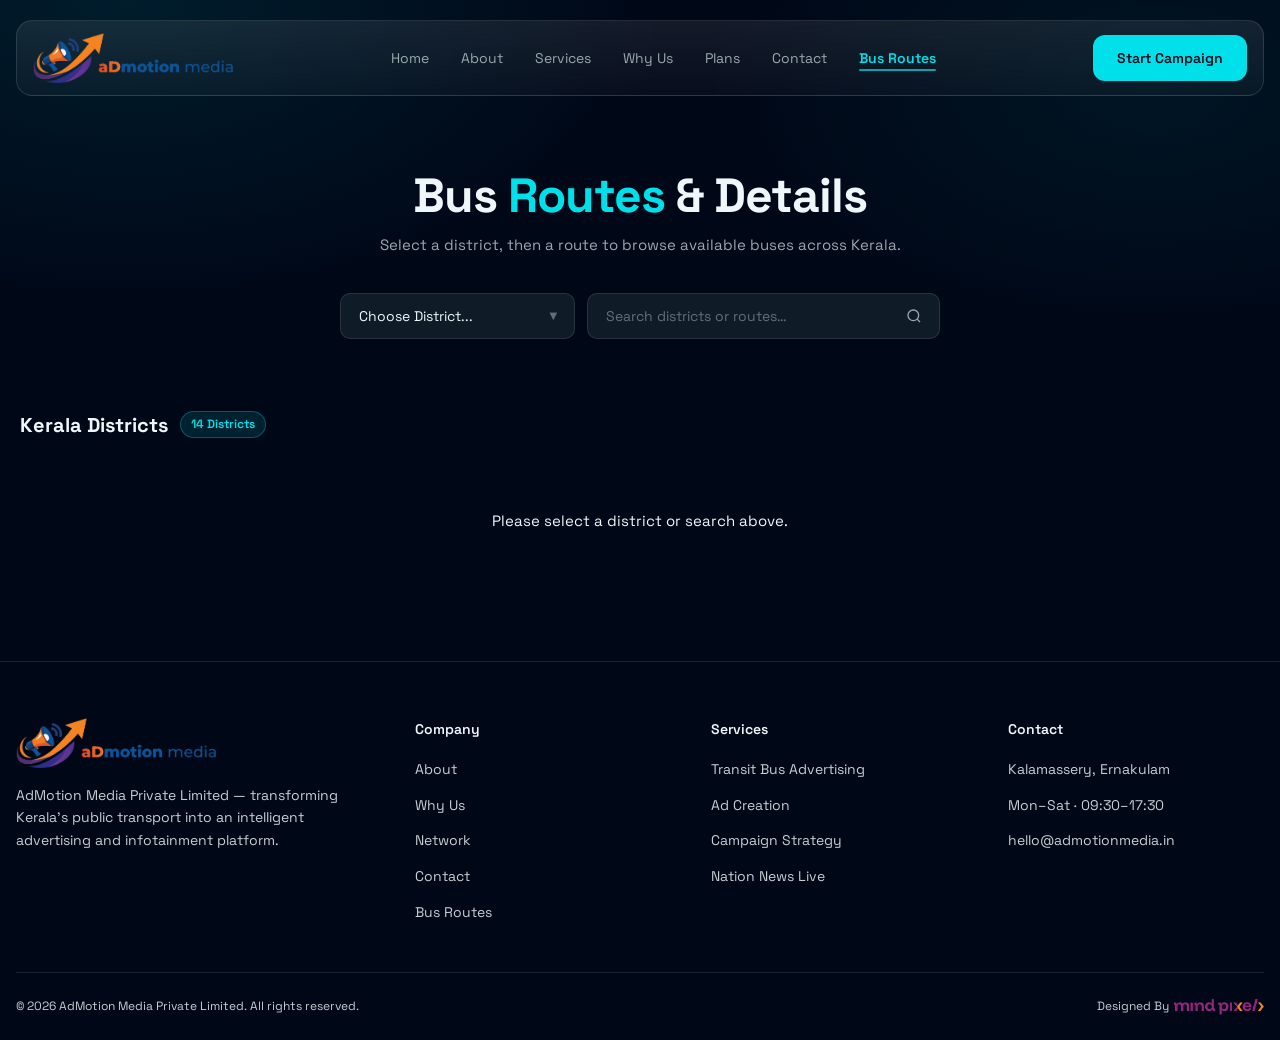
<file: bus-route.html>
<!DOCTYPE html>
<html lang="en">

<head>
  <meta charset="UTF-8" />
  <meta name="viewport" content="width=device-width, initial-scale=1.0" />
  <title>Bus Advertising Routes & Coverage in Kerala | aDmotion Media</title>
  <link rel="canonical" href="https://admotionmedia.in/bus-route" />
  <meta name="description"
    content="Search and explore Kerala bus advertising routes by district, bus name, or stops. Plan your transit media campaigns across Thrissur, Ernakulam, and more." />
  <meta property="og:title" content="Bus Advertising Routes & Coverage in Kerala | aDmotion Media" />
  <meta property="og:description"
    content="Search and explore Kerala bus advertising routes by district, bus name, or stops. Plan your transit media campaigns across Thrissur, Ernakulam, and more." />
  <link rel="shortcut icon" type="image/x-icon" href="assets/fav-icon.png" />
  <link rel="preconnect" href="https://fonts.googleapis.com" />
  <link rel="preconnect" href="https://fonts.gstatic.com" crossorigin />
  <link rel="stylesheet" href="css/styles.css" />
</head>

<body>

  <!-- HEADER (shared) -->
  <header class="navbar" id="navbar">
    <div class="container">
      <nav class="nav-inner glass-strong" id="nav-inner">
        <a href="/#home" class="nav-logo">
          <span class="nav-logo-icon">
            <img src="assets/logo.png" alt="aDmotion Media">
          </span>
        </a>
        <ul class="nav-links">
          <li><a href="/#home">Home</a></li>
          <li><a href="/#about">About</a></li>
          <li><a href="/#services">Services</a></li>
          <li><a href="/#why">Why Us</a></li>
          <li><a href="/#plans">Plans</a></li>
          <li><a href="/#contact">Contact</a></li>
          <li><a href="bus-route" class="nav-link-active">Bus Routes</a></li>
        </ul>
        <a href="/#contact" class="nav-cta btn-primary">Start Campaign</a>
        <button class="nav-menu-btn glass" id="menu-btn" aria-label="Menu"></button>
      </nav>
      <div class="nav-mobile glass-strong" id="nav-mobile">
        <ul>
          <li><a href="/#home" class="mobile-link">Home</a></li>
          <li><a href="/#about" class="mobile-link">About</a></li>
          <li><a href="/#services" class="mobile-link">Services</a></li>
          <li><a href="/#why" class="mobile-link">Why Us</a></li>
          <li><a href="/#plans" class="mobile-link">Plans</a></li>
          <li><a href="/#contact" class="mobile-link">Contact</a></li>
          <li><a href="bus-route" class="mobile-link nav-link-active">Bus Routes</a></li>
          <li><a href="/#contact" class="mobile-cta mobile-link">Start Campaign</a></li>
        </ul>
      </div>
    </div>
  </header>

  <!-- PAGE CONTENT -->
  <main>
    <div class="br-page-header">
      <h1>Bus <span>Routes</span> &amp; Details</h1>
      <p>Select a district, then a route to browse available buses across Kerala.</p>
    </div>

    <div class="br-search-container">
      <div class="br-select-wrap">
        <select id="districtSelect">
          <option value="">Choose District...</option>
          <option value="Thiruvananthapuram">Thiruvananthapuram</option>
          <option value="Kollam">Kollam</option>
          <option value="Pathanamthitta">Pathanamthitta</option>
          <option value="Alappuzha">Alappuzha</option>
          <option value="Kottayam">Kottayam</option>
          <option value="Idukki">Idukki</option>
          <option value="Ernakulam">Ernakulam</option>
          <option value="Thrissur">Thrissur</option>
          <option value="Palakkad">Palakkad</option>
          <option value="Malappuram">Malappuram</option>
          <option value="Kozhikode">Kozhikode</option>
          <option value="Wayanad">Wayanad</option>
          <option value="Kannur">Kannur</option>
          <option value="Kasaragod">Kasaragod</option>
        </select>
        <span class="select-arrow">▼</span>
      </div>

      <div class="br-search-wrap-inner">
        <input type="text" id="searchInput" placeholder="Search districts or routes…" autocomplete="off">
        <svg class="br-search-icon" width="16" height="16" fill="none" stroke="currentColor" stroke-width="2"
          viewBox="0 0 24 24">
          <circle cx="11" cy="11" r="8" />
          <path d="m21 21-4.35-4.35" />
        </svg>
      </div>
    </div>

    <div class="br-container">
      <div class="br-search-count" id="searchCount"></div>

      <!-- LEVEL 1: KERALA DISTRICTS -->
      <div id="view-districts" class="br-view-panel">
        <div class="br-section-header">
          <span class="br-section-title">Kerala Districts</span>
          <span class="br-section-badge">14 Districts</span>
        </div>
        <div class="br-districts-grid" id="districtsGrid"></div>
      </div>

      <!-- LEVEL 2: ROUTES WITHIN A DISTRICT -->
      <div id="view-routes" class="br-view-panel">
        <div class="br-breadcrumb">
          <span class="crumb" onclick="showDistricts()">Kerala</span>
          <span class="sep">›</span>
          <span class="current" id="bc-district-name">–</span>
        </div>
        <div class="br-section-header">
          <button class="br-back-btn" onclick="showDistricts()">
            <svg width="14" height="14" fill="none" stroke="currentColor" stroke-width="2.5" viewBox="0 0 24 24"><path d="M19 12H5M12 5l-7 7 7 7"/></svg>
            Back
          </button>
          <span class="br-section-title" id="routesTitle">Routes</span>
          <span class="br-section-badge" id="routesCount">–</span>
        </div>
        <div class="br-routes-grid" id="routesGrid"></div>
      </div>

      <!-- LEVEL 3: BUSES ON A ROUTE -->
      <div id="view-buses" class="br-view-panel">
        <div class="br-breadcrumb">
          <span class="crumb" onclick="showDistricts()">Kerala</span>
          <span class="sep">›</span>
          <span class="crumb" id="bc-district2" onclick="goBackToRoutes()">–</span>
          <span class="sep">›</span>
          <span class="current" id="bc-route-name">–</span>
        </div>
        <div class="br-section-header">
          <button class="br-back-btn" onclick="goBackToRoutes()">
            <svg width="14" height="14" fill="none" stroke="currentColor" stroke-width="2.5" viewBox="0 0 24 24"><path d="M19 12H5M12 5l-7 7 7 7"/></svg>
            Back
          </button>
          <span class="br-section-title" id="busesTitle">Buses</span>
          <span class="br-section-badge" id="busesCount">–</span>
        </div>
        <div class="br-buses-grid" id="busesGrid"></div>
      </div>

      <!-- LEVEL 4: BUS DETAIL -->
      <div id="view-bus" class="br-view-panel">
        <div class="br-breadcrumb">
          <span class="crumb" onclick="showDistricts()">Kerala</span>
          <span class="sep">›</span>
          <span class="crumb" id="bc-district3" onclick="goBackToRoutes()">–</span>
          <span class="sep">›</span>
          <span class="crumb" id="bc-route2" onclick="goBackToBuses()">–</span>
          <span class="sep">›</span>
          <span class="current" id="bc-bus-name">–</span>
        </div>
        <div style="margin-bottom: 20px;">
          <button class="br-back-btn" onclick="goBackToBuses()">
            <svg width="14" height="14" fill="none" stroke="currentColor" stroke-width="2.5" viewBox="0 0 24 24"><path d="M19 12H5M12 5l-7 7 7 7"/></svg>
            Back to Buses
          </button>
        </div>
        <div class="bus-detail-card" id="busDetailCard"></div>
      </div>
    </div>
  </main>

  <!-- FOOTER (shared) -->
  <footer>
    <div class="container">
      <div class="footer-grid">
        <div class="footer-brand">
          <a href="/#home" class="nav-logo">
            <span class="nav-logo-icon"><img src="assets/logo.png" alt="aDmotion Media"></span>
          </a>
          <p>AdMotion Media Private Limited — transforming Kerala's public transport into an intelligent advertising and
            infotainment platform.</p>
        </div>
        <div class="footer-col">
          <div class="footer-col-title">Company</div>
          <ul>
            <li><a href="/#about">About</a></li>
            <li><a href="/#why">Why Us</a></li>
            <li><a href="/#network">Network</a></li>
            <li><a href="/#contact">Contact</a></li>
            <li><a href="bus-route">Bus Routes</a></li>
          </ul>
        </div>
        <div class="footer-col">
          <div class="footer-col-title">Services</div>
          <ul>
            <li><a href="/#services">Transit Bus Advertising</a></li>
            <li><a href="/#services">Ad Creation</a></li>
            <li><a href="/#services">Campaign Strategy</a></li>
            <li><a href="/#nation-news">Nation News Live</a></li>
          </ul>
        </div>
        <div class="footer-col">
          <div class="footer-col-title">Contact</div>
          <ul>
            <li><a href="/#contact">Kalamassery, Ernakulam</a></li>
            <li><a href="/#contact">Mon–Sat · 09:30–17:30</a></li>
            <li><a href="/#contact">hello@admotionmedia.in</a></li>
          </ul>
        </div>
      </div>
      <div class="footer-bottom">
        <p id="footer-year"></p>
        <span class="footer-image-sb">
          <p>Designed By</p><a href="https://mpxcode.com/" target="_blank"><img src="assets/mindpixel.webp"
              alt="mindpixel" width="180" height="180" /></a>
        </span>
      </div>
    </div>
  </footer>

  <!-- Enquiry Popup Modal -->
  <div id="enquiryModal" class="modal-overlay" style="display: none;">
    <div class="modal-container glass-strong">
      <button class="modal-close-btn" id="modalCloseBtn" aria-label="Close Modal">&times;</button>
      <div class="modal-header">
        <h3>Enquire About <span id="enquiryTargetText">Campaign</span></h3>
        <p>Send your requirements and our team will get in touch with you.</p>
      </div>
      <form id="enquiry-form" action="submit.php" method="POST">
        <!-- Hidden inputs to identify what they are enquiring about -->
        <input type="hidden" name="enquiry_type" id="enquiryTypeInput" value="general">
        <input type="hidden" name="district_name" id="enquiryDistrictInput" value="">
        <input type="hidden" name="route_name" id="enquiryRouteInput" value="">
        <input type="hidden" name="bus_name" id="enquiryBusInput" value="">
        <input type="hidden" name="bus_reg" id="enquiryRegInput" value="">

        <div class="form-grid">
          <label class="form-field"><span>Full name</span><input type="text" name="name" placeholder="Your name"
              required></label>
          <label class="form-field"><span>Company</span><input type="text" name="company"
              placeholder="Brand or agency" required></label>
          <label class="form-field"><span>Email</span><input type="email" name="email" placeholder="you@brand.com"
              required></label>
          <label class="form-field"><span>Phone</span><input type="tel" name="phone" placeholder="+91"
              required></label>
        </div>
        <div class="form-textarea">
          <label class="form-field">
            <span>Tell us about your goals</span>
            <textarea name="message" rows="4" placeholder="Routes, districts, timing, KPIs..."
              required></textarea>
          </label>
        </div>
        <button type="submit" class="form-submit shadow-glow" id="enquiry-submit-btn">
          Submit Enquiry
          <svg xmlns="http://www.w3.org/2000/svg" viewBox="0 0 24 24" fill="none" stroke="currentColor"
            stroke-width="2" stroke-linecap="round" stroke-linejoin="round">
            <line x1="5" y1="12" x2="19" y2="12" />
            <polyline points="12 5 19 12 12 19" />
          </svg>
        </button>
      </form>
      <div id="enquiry-form-message"></div>
    </div>
  </div>

  <!-- SCRIPTS -->
  <script src="js/main.js?v=1.0.4" defer></script>
  <script src="js/bus-route.js?v=1.0.4" defer></script>

</body>

</html>
</file>
<file: css/styles.css>
/* aDmotion Media — Main Stylesheet */

/* ---------- Google Font Import ---------- */
@import url('https://fonts.googleapis.com/css2?family=Inter:wght@400;500;600;700&family=Space+Grotesk:wght@300;400;500;600;700&display=swap');

/* ---------- CSS Variables ---------- */
:root {
  --radius: 0.875rem;

  /* Palette */
  --navy-deep: oklch(0.16 0.04 250);
  --navy: oklch(0.21 0.05 252);
  --cyan: oklch(0.82 0.15 200);
  --teal: oklch(0.72 0.13 190);

  /* Semantic tokens */
  --background: oklch(0.13 0.04 252);
  --foreground: oklch(0.97 0.01 220);
  --card: oklch(0.19 0.04 252);
  --card-foreground: oklch(0.97 0.01 220);
  --primary: oklch(0.82 0.15 200);
  --primary-foreground: oklch(0.14 0.04 252);
  --secondary: oklch(0.24 0.04 252);
  --muted: oklch(0.22 0.03 252);
  --muted-foreground: oklch(0.72 0.02 220);
  --accent: oklch(0.72 0.13 190);
  --accent-foreground: oklch(0.14 0.04 252);
  --destructive: oklch(0.65 0.22 25);
  --border: oklch(1 0 0 / 10%);
  --input: oklch(1 0 0 / 14%);
  --ring: oklch(0.82 0.15 200);

  /* Gradients */
  --gradient-primary: linear-gradient(135deg, oklch(0.82 0.15 200), oklch(0.72 0.13 190));
  --gradient-radial: radial-gradient(circle at 50% 0%, oklch(0.82 0.15 200 / 0.18), transparent 60%);
  --shadow-glow: 0 0 60px -10px oklch(0.82 0.15 200 / 0.45);
  --shadow-soft: 0 20px 60px -20px oklch(0 0 0 / 0.6);
}

/* ---------- Reset / Base ---------- */
*,
*::before,
*::after {
  box-sizing: border-box;
  margin: 0;
  padding: 0;
  border-color: var(--border);
}

html {
  scroll-behavior: smooth;
  font-size: 16px;
}

body {
  background-color: var(--background);
  color: var(--foreground);
  font-family: 'Space Grotesk', ui-sans-serif, system-ui, sans-serif;
  background-image:
    radial-gradient(60% 50% at 10% 0%, oklch(0.82 0.15 200 / 0.10), transparent 70%),
    radial-gradient(50% 40% at 90% 10%, oklch(0.72 0.13 190 / 0.08), transparent 70%);
  background-attachment: fixed;
  -webkit-font-smoothing: antialiased;
  line-height: 1.6;
}

h1,
h2,
h3,
h4 {
  font-family: 'Space Grotesk', ui-sans-serif, system-ui, sans-serif;
  letter-spacing: -0.02em;
  line-height: 1.1;
}

img {
  max-width: 100%;
  display: block;
}

a {
  text-decoration: none;
  color: inherit;
}

ul,
ol {
  list-style: none;
}

button {
  cursor: pointer;
  border: none;
  background: none;
  font-family: inherit;
}

/* ---------- Layout Utilities ---------- */
.container {
  width: 100%;
  max-width: 1280px;
  margin-inline: auto;
  padding-inline: 1rem;
}

/* ---------- Glass Effects ---------- */
.glass {
  background: linear-gradient(180deg, oklch(1 0 0 / 0.05), oklch(1 0 0 / 0.02));
  backdrop-filter: blur(18px);
  -webkit-backdrop-filter: blur(18px);
  border: 1px solid oklch(1 0 0 / 0.10);
}

.glass-strong {
  background: linear-gradient(180deg, oklch(1 0 0 / 0.08), oklch(1 0 0 / 0.03));
  backdrop-filter: blur(24px);
  -webkit-backdrop-filter: blur(24px);
  border: 1px solid oklch(1 0 0 / 0.12);
}

/* ---------- Typography Utilities ---------- */
.text-gradient-cyan {
  background: var(--gradient-primary);
  -webkit-background-clip: text;
  background-clip: text;
  color: transparent;
}

.text-cyan {
  color: var(--cyan);
}

.text-muted {
  color: var(--muted-foreground);
}

.text-sm {
  font-size: 0.875rem;
}

.text-xs {
  font-size: 0.75rem;
}

.text-lg {
  font-size: 1.125rem;
}

.text-xl {
  font-size: 1.25rem;
}

.text-2xl {
  font-size: 1.5rem;
}

.text-3xl {
  font-size: 1.875rem;
}

.text-4xl {
  font-size: 2.25rem;
}

.text-5xl {
  font-size: 3rem;
}

.font-bold {
  font-weight: 700;
}

.font-semibold {
  font-weight: 600;
}

.font-medium {
  font-weight: 500;
}

.tracking-tight {
  letter-spacing: -0.025em;
}

.tracking-wide {
  letter-spacing: 0.2em;
}

.uppercase {
  text-transform: uppercase;
}

/* ---------- Gradient Border ---------- */
.gradient-border {
  position: relative;
}

.gradient-border::before {
  content: "";
  position: absolute;
  inset: 0;
  border-radius: inherit;
  padding: 1px;
  background: linear-gradient(135deg, oklch(0.82 0.15 200 / 0.7), oklch(0.72 0.13 190 / 0.2), transparent);
  -webkit-mask: linear-gradient(#000 0 0) content-box, linear-gradient(#000 0 0);
  -webkit-mask-composite: xor;
  mask-composite: exclude;
  pointer-events: none;
}

/* ---------- Glow / Shadow ---------- */
.glow {
  box-shadow: var(--shadow-glow);
}

.shadow-glow {
  box-shadow: var(--shadow-glow);
}

.shadow-soft {
  box-shadow: var(--shadow-soft);
}

/* ---------- Blob ---------- */
.blob {
  position: absolute;
  border-radius: 9999px;
  filter: blur(80px);
  opacity: 0.55;
  pointer-events: none;
}

/* ---------- Grid Background ---------- */
.bg-grid {
  position: absolute;
  inset: 0;
  background-image:
    linear-gradient(to right, oklch(1 0 0 / 0.04) 1px, transparent 1px),
    linear-gradient(to bottom, oklch(1 0 0 / 0.04) 1px, transparent 1px);
  background-size: 56px 56px;
  mask-image: radial-gradient(ellipse at center, black 40%, transparent 80%);
  -webkit-mask-image: radial-gradient(ellipse at center, black 40%, transparent 80%);
  pointer-events: none;
}

/* ---------- Reveal Animation ---------- */
.reveal {
  opacity: 0;
  transform: translateY(24px);
  transition: opacity 0.9s ease, transform 0.9s cubic-bezier(.16, .84, .3, 1);
}

.reveal.in {
  opacity: 1;
  transform: none;
}

/* ---------- Float Animations ---------- */
.anim-float {
  animation: float 6s ease-in-out infinite;
}

.anim-float-slow {
  animation: float 10s ease-in-out infinite;
}

.anim-pulse-glow {
  animation: pulse-glow 3s ease-in-out infinite;
}

@keyframes float {

  0%,
  100% {
    transform: translateY(0);
  }

  50% {
    transform: translateY(-12px);
  }
}

@keyframes pulse-glow {

  0%,
  100% {
    box-shadow: 0 0 30px -5px oklch(0.82 0.15 200 / 0.4);
  }

  50% {
    box-shadow: 0 0 60px -5px oklch(0.82 0.15 200 / 0.7);
  }
}

/* NAVBAR */
.navbar {
  position: fixed;
  /* inset-inline: 0; */
  top: 0;
  z-index: 50;
  transition: padding 0.5s ease;
  padding-block: 1.25rem;
  width: 100%;
}

.navbar.scrolled {
  padding-block: 0.75rem;
}

.navbar .nav-inner {
  display: flex;
  align-items: center;
  justify-content: space-between;
  border-radius: 1rem;
  padding: 0.75rem 1rem;
  transition: all 0.5s;
}


.nav-logo {
  display: flex;
  align-items: center;
  gap: 0.5rem;
}

.nav-logo-icon {
  display: grid;
  place-items: center;
  width: auto;
  height: auto;
  /* border-radius: 12px;
  background: #fff;
  padding: 5px; */
}

.nav-logo-icon img {
  width: 200px;
  height: auto;
  object-fit: contain;
}

.nav-links {
  display: none;
  align-items: center;
  gap: 2rem;
}

.nav-links a {
  font-size: 0.875rem;
  color: var(--muted-foreground);
  transition: color 0.2s;
}

.nav-links a:hover {
  color: var(--foreground);
}

/* Active page link (current page highlight) */
.nav-link-active {
  color: var(--primary) !important;
  font-weight: 600;
  position: relative;
}

.nav-link-active::after {
  content: '';
  position: absolute;
  bottom: -4px;
  left: 0;
  right: 0;
  height: 2px;
  border-radius: 2px;
  background: var(--primary);
  opacity: 0.7;
}

.nav-cta {
  display: none;
  align-items: center;
  gap: 0.5rem;
  border-radius: 9999px;
  background: var(--primary);
  padding: 0.5rem 1rem;
  font-size: 0.875rem;
  font-weight: 500;
  color: var(--primary-foreground);
  transition: transform 0.2s;
}

.nav-cta:hover {
  transform: scale(1.05);
}

.nav-menu-btn {
  display: grid;
  place-items: center;
  width: 2.5rem;
  height: 2.5rem;
  border-radius: 0.5rem;
  color: var(--foreground);
}

.nav-mobile {
  display: none;
  margin-top: 0.5rem;
  border-radius: 1rem;
  padding: 1rem;
}

.nav-mobile.open {
  display: block;
}

.nav-mobile ul {
  display: grid;
  gap: 0.5rem;
}

.nav-mobile a {
  display: block;
  border-radius: 0.5rem;
  padding: 0.5rem 0.75rem;
  font-size: 0.875rem;
  color: var(--muted-foreground);
  transition: background 0.2s, color 0.2s;
}

.nav-mobile a:hover {
  background: oklch(1 0 0 / 0.05);
  color: var(--foreground);
}

.nav-mobile .mobile-cta {
  display: block;
  border-radius: 9999px;
  background: var(--primary);
  padding: 0.5rem 1rem;
  text-align: center;
  font-size: 0.875rem;
  font-weight: 500;
  color: var(--primary-foreground);
  margin-top: 0.25rem;
}

@media (max-width: 768px) {
  .nav-logo-icon img {
    width: 150px;
  }
}

@media (min-width: 976px) {

  .nav-links,
  .nav-cta {
    display: flex;
  }

  .nav-menu-btn {
    display: none;
  }
}

/* HERO */
.home {
  position: relative;
  overflow: hidden;
  padding-top: 8rem;
  padding-bottom: 4rem;
}

@media (max-width: 768px) {
  .nav-cta {
    display: none !important;
  }
}

@media (min-width: 768px) {
  .home {
    padding-top: 8rem;
    padding-bottom: 4rem;
  }
}

.hero-grid {
  display: grid;
  gap: 4rem;
  align-items: center;
}

@media (min-width: 1024px) {
  .hero-grid {
    grid-template-columns: 1.05fr 1fr;
  }
}

.hero-badge {
  display: inline-flex;
  align-items: center;
  gap: 0.5rem;
  border-radius: 9999px;
  padding: 0.375rem 1rem;
  font-size: 0.75rem;
  font-weight: 500;
  color: var(--cyan);
}

.hero-badge svg {
  width: 0.875rem;
  height: 0.875rem;
}

.hero-title {
  margin-top: 1.5rem;
  font-size: clamp(2.5rem, 6vw, 4.5rem);
  font-weight: 700;
  line-height: 1.05;
  letter-spacing: -0.025em;
}

.hero-desc {
  margin-top: 1.5rem;
  max-width: 40rem;
  font-size: 1.125rem;
  color: var(--muted-foreground);
  line-height: 1.7;
}

.hero-desc strong {
  color: var(--foreground);
  font-weight: 500;
}

.hero-actions {
  margin-top: 2.25rem;
  display: flex;
  flex-wrap: wrap;
  align-items: center;
  gap: 1rem;
}

.btn-primary {
  display: inline-flex;
  align-items: center;
  gap: 0.5rem;
  border-radius: 12px;
  background: var(--primary);
  padding: 0.75rem 1.5rem;
  font-size: 0.875rem;
  font-weight: 600;
  color: var(--primary-foreground);
  transition: transform 0.2s;
  position: relative;
  overflow: hidden;
}

.btn-primary:hover {
  transform: scale(1.03);
}

.btn-primary svg {
  width: 1rem;
  height: 1rem;
  transition: transform 0.2s;
}

.btn-primary:hover svg {
  transform: translateX(2px);
}

.btn-outline {
  display: inline-flex;
  align-items: center;
  gap: 0.5rem;
  border-radius: 12px;
  padding: 0.75rem 1.5rem;
  font-size: 0.875rem;
  font-weight: 600;
  color: var(--foreground);
  transition: background 0.2s;
}

.btn-outline:hover {
  background: oklch(1 0 0 / 0.07);
}

.btn-outline svg {
  width: 1rem;
  height: 1rem;
  color: var(--cyan);
}

.hero-stats {
  margin-top: 3rem;
  display: grid;
  grid-template-columns: repeat(2, 1fr);
  gap: 1rem;
  max-width: 40rem;
}

@media (min-width: 640px) {
  .hero-stats {
    grid-template-columns: repeat(4, 1fr);
  }
}

.hero-stat {
  border-radius: 1rem;
  padding: 1rem;
}

.hero-stat dd {
  font-size: 1.5rem;
  font-weight: 700;
  letter-spacing: -0.025em;
}

.hero-stat dt {
  margin-top: 0.25rem;
  font-size: 0.75rem;
  color: var(--muted-foreground);
}

/* Hero image side */
.hero-visual {
  position: relative;
}

.hero-img-wrap {
  position: relative;
  aspect-ratio: 8/6;
  overflow: hidden;
  border-radius: 1.5rem;
}

.hero-img-wrap img {
  width: 100%;
  height: 100%;
  object-fit: contain;
}

.hero-img-overlay {
  position: absolute;
  inset: 0;
  background: linear-gradient(to top, var(--background) 0%, oklch(0.13 0.04 252 / 0.2) 40%, transparent 100%);
}

.hero-card-live {
  position: absolute;
  left: 1rem;
  top: 1.25rem;
  width: 14rem;
  border-radius: 1rem;
  padding: 1rem;
}

.hero-card-live .live-header {
  display: flex;
  align-items: center;
  justify-content: space-between;
}

.hero-card-live .live-label {
  font-size: 0.625rem;
  text-transform: uppercase;
  letter-spacing: 0.15em;
  color: var(--muted-foreground);
}

.hero-card-live .live-dot {
  width: 0.5rem;
  height: 0.5rem;
  border-radius: 9999px;
  background: var(--cyan);
}

.hero-card-live .live-count {
  margin-top: 0.5rem;
  font-size: 1.5rem;
  font-weight: 700;
}

.hero-chart {
  margin-top: 0.75rem;
  display: flex;
  align-items: flex-end;
  gap: 2px;
  height: 2.5rem;
}

.hero-chart span {
  flex: 1;
  border-radius: 2px;
  background: linear-gradient(to top, var(--teal), var(--cyan));
}

.hero-card-routes {
  position: absolute;
  bottom: 1.25rem;
  right: 1rem;
  width: 15rem;
  border-radius: 1rem;
  padding: 1rem;
}

.hero-card-routes .routes-label {
  font-size: 0.625rem;
  text-transform: uppercase;
  letter-spacing: 0.15em;
  color: var(--muted-foreground);
}

.hero-card-routes .routes-count {
  margin-top: 0.5rem;
  font-size: 1.875rem;
  font-weight: 700;
}

.routes-count span {
  font-size: 0.75rem;
  color: var(--cyan);
  margin-left: 0.5rem;
}

.routes-grid {
  margin-top: 0.75rem;
  display: grid;
  grid-template-columns: repeat(3, 1fr);
  gap: 0.375rem;
}

.routes-grid span {
  border-radius: 0.375rem;
  background: oklch(1 0 0 / 0.05);
  padding: 0.25rem;
  text-align: center;
  font-size: 0.625rem;
  color: var(--muted-foreground);
  overflow: hidden;
  text-overflow: ellipsis;
  white-space: nowrap;
}

/* ABOUT */
.about {
  position: relative;
  padding-block: 2rem;
}

@media (min-width: 768px) {
  .about {
    padding-block: 2rem;
  }
}

.about-header {
  max-width: 48rem;
}

.about-tag {
  font-size: 0.75rem;
  font-weight: 500;
  text-transform: uppercase;
  letter-spacing: 0.2em;
  color: var(--cyan);
}

.about-title {
  margin-top: 0.75rem;
  font-size: clamp(2rem, 4vw, 3rem);
  font-weight: 700;
}

.about-desc {
  margin-top: 1.25rem;
  font-size: 1.125rem;
  color: var(--muted-foreground);
}

.about-grid {
  margin-top: 3.5rem;
  display: grid;
  gap: 1.25rem;
}

@media (min-width: 640px) {
  .about-grid {
    grid-template-columns: repeat(2, 1fr);
  }
}

@media (min-width: 1024px) {
  .about-grid {
    grid-template-columns: repeat(4, 1fr);
  }
}

.about-card {
  border-radius: 1rem;
  padding: 1.5rem;
  transition: transform 0.5s;
}

.about-card:hover {
  transform: translateY(-4px);
}

.about-card-icon {
  display: grid;
  place-items: center;
  width: 2.75rem;
  height: 2.75rem;
  border-radius: 0.75rem;
  background: linear-gradient(135deg, oklch(0.82 0.15 200 / 0.3), oklch(0.72 0.13 190 / 0.1));
  color: var(--cyan);
}

.about-card-icon svg {
  width: 1.25rem;
  height: 1.25rem;
}

.about-card h3 {
  margin-top: 1.25rem;
  font-size: 1.125rem;
  font-weight: 600;
}

.about-card p {
  margin-top: 0.5rem;
  font-size: 0.875rem;
  line-height: 1.6;
  color: var(--muted-foreground);
}

/* SERVICES */
.services {
  position: relative;
  padding-block: 2rem;
}

@media (min-width: 768px) {
  .services {
    padding-block: 4rem;
  }
}

.services-header {
  display: flex;
  flex-direction: column;
  gap: 1.5rem;
  margin-bottom: 3.5rem;
}

@media (min-width: 768px) {
  .services-header {
    flex-direction: row;
    align-items: flex-end;
    justify-content: space-between;
  }
}

.services-title-wrap {
  max-width: 40rem;
}

.services-side-desc {
  max-width: 28rem;
  color: var(--muted-foreground);
}

.services-grid {
  display: grid;
  gap: 1.25rem;
}

@media (min-width: 768px) {
  .services-grid {
    grid-template-columns: repeat(2, 1fr);
  }
}

@media (min-width: 1024px) {
  .services-grid {
    grid-template-columns: repeat(3, 1fr);
  }
}

.service-card {
  position: relative;
  overflow: hidden;
  border-radius: 1.5rem;
  padding: 1.75rem;
  transition: all 0.5s;
}

.service-card:hover {
  transform: translateY(-6px);
  background: oklch(1 0 0 / 0.06);
}

.service-card-bg {
  position: absolute;
  top: -2.5rem;
  right: -2.5rem;
  width: 8rem;
  height: 8rem;
  border-radius: 9999px;
  background: oklch(0.82 0.15 200 / 0.1);
  filter: blur(3rem);
  transition: opacity 0.5s;
  pointer-events: none;
}

.service-card:hover .service-card-bg {
  opacity: 0.8;
}

.service-card-icon {
  position: relative;
  display: grid;
  place-items: center;
  width: 3rem;
  height: 3rem;
  border-radius: 1rem;
  background: var(--gradient-primary);
  color: var(--primary-foreground);
}

.service-card-icon svg {
  width: 1.25rem;
  height: 1.25rem;
}

.service-card h3 {
  position: relative;
  margin-top: 1.5rem;
  font-size: 1.25rem;
  font-weight: 600;
}

.service-card p {
  position: relative;
  margin-top: 0.5rem;
  font-size: 0.875rem;
  line-height: 1.7;
  color: var(--muted-foreground);
}

/* NATION NEWS */
.nation-news {
  position: relative;
  padding-block: 2rem;
}

@media (min-width: 768px) {
  .nation-news {
    padding-block: 1rem;
  }
}

.nation-glow {
  position: absolute;
  inset-inline: 0;
  top: 50%;
  transform: translateY(-50%);
  z-index: -1;
  display: flex;
  justify-content: center;
}

.nation-glow div {
  width: min(500px, 90vw);
  height: 500px;
  border-radius: 9999px;
  background: oklch(0.82 0.15 200 / 0.1);
  filter: blur(120px);
}

.nation-grid {
  display: grid;
  align-items: center;
  gap: 3.5rem;
}

@media (min-width: 1024px) {
  .nation-grid {
    grid-template-columns: 1fr 1fr;
  }
}

.nation-badge {
  display: inline-flex;
  align-items: center;
  gap: 0.5rem;
  border-radius: 9999px;
  padding: 0.25rem 0.75rem;
  font-size: 0.75rem;
  color: var(--cyan);
}

.nation-badge span {
  width: 0.375rem;
  height: 0.375rem;
  border-radius: 9999px;
  background: var(--cyan);
}

.nation-title {
  margin-top: 1.25rem;
  font-size: clamp(2rem, 4vw, 3rem);
  font-weight: 700;
}

.nation-desc {
  margin-top: 1.25rem;
  font-size: 1.125rem;
  color: var(--muted-foreground);
  line-height: 1.7;
}

.nation-features {
  margin-top: 2rem;
  display: grid;
  grid-template-columns: repeat(2, 1fr);
  gap: 0.75rem;
}

.nation-feature {
  display: flex;
  align-items: center;
  gap: 0.75rem;
  border-radius: 0.75rem;
  padding: 0.625rem 0.75rem;
}

.nation-feature-icon {
  display: grid;
  place-items: center;
  width: 2rem;
  height: 2rem;
  border-radius: 0.5rem;
  background: oklch(0.82 0.15 200 / 0.15);
  color: var(--cyan);
  flex-shrink: 0;
}

.nation-feature-icon svg {
  width: 1rem;
  height: 1rem;
}

.nation-feature span {
  font-size: 0.875rem;
}

/* TV visual */
.nation-visual {
  position: relative;
}

.nation-tv {
  position: relative;
  border-radius: 1.75rem;
  padding: 0.75rem;
}

.nation-tv-screen {
  position: relative;
  overflow: hidden;
  border-radius: 1.25rem;
}

.nation-tv-screen img {
  width: 100%;
  height: auto;
  aspect-ratio: 4/3;
  object-fit: cover;
  display: block;
}

.nation-tv-topbar {
  position: absolute;
  top: 0.75rem;
  left: 0.75rem;
  right: 0.75rem;
  display: flex;
  align-items: center;
  justify-content: space-between;
  border-radius: 0.75rem;
  padding: 0.5rem 0.75rem;
  font-size: 0.625rem;
}

.live-tag {
  display: flex;
  align-items: center;
  gap: 0.375rem;
  font-weight: 600;
  color: var(--cyan);
}

.live-tag span {
  width: 0.375rem;
  height: 0.375rem;
  border-radius: 9999px;
  background: var(--destructive);
}

.nation-route {
  color: var(--muted-foreground);
}

.nation-tv-bottombar {
  position: absolute;
  bottom: 0.75rem;
  left: 0.75rem;
  right: 0.75rem;
  border-radius: 0.75rem;
  padding: 0.5rem 0.75rem;
}

.next-stop-label {
  display: flex;
  justify-content: space-between;
  font-size: 0.625rem;
  color: var(--muted-foreground);
}

.next-stop-name {
  margin-top: 0.25rem;
  font-size: 0.875rem;
  font-weight: 600;
}

.next-stop-bar {
  margin-top: 0.5rem;
  height: 0.25rem;
  border-radius: 9999px;
  background: oklch(1 0 0 / 0.1);
  overflow: hidden;
}

.next-stop-bar-fill {
  height: 100%;
  width: 66%;
  border-radius: 9999px;
  background: linear-gradient(to right, var(--cyan), var(--teal));
}

.nation-cloud-card {
  display: none;
  position: absolute;
  bottom: -2rem;
  left: -1.5rem;
  width: 15rem;
  border-radius: 1rem;
  padding: 1rem;
}

@media (min-width: 768px) {
  .nation-cloud-card {
    display: block;
  }
}

.cloud-card-label {
  font-size: 0.625rem;
  text-transform: uppercase;
  letter-spacing: 0.15em;
  color: var(--muted-foreground);
}

.cloud-card-count {
  margin-top: 0.25rem;
  font-size: 1.125rem;
  font-weight: 600;
}

.cloud-card-status {
  margin-top: 0.5rem;
  display: flex;
  align-items: center;
  gap: 0.5rem;
  font-size: 0.75rem;
  color: var(--cyan);
}

.cloud-card-status svg {
  width: 0.875rem;
  height: 0.875rem;
}

/* WHY US */
.why {
  position: relative;
  padding-block: 2rem;
}

@media (min-width: 768px) {
  .why {
    padding-block: 4rem;
  }
}

.why-header {
  text-align: center;
  max-width: 48rem;
  margin-inline: auto;
}

.why-grid {
  margin-top: 3.5rem;
  display: grid;
  gap: 1.25rem;
}

@media (min-width: 768px) {
  .why-grid {
    grid-template-columns: repeat(2, 1fr);
  }
}

@media (min-width: 1024px) {
  .why-grid {
    grid-template-columns: repeat(3, 1fr);
  }
}

.why-card {
  border-radius: 1rem;
  padding: 1.5rem;
  transition: transform 0.3s;
}

.why-card:hover {
  transform: translateY(-4px);
}

.why-card-icon {
  display: grid;
  place-items: center;
  width: 2.5rem;
  height: 2.5rem;
  border-radius: 0.75rem;
  background: oklch(0.82 0.15 200 / 0.15);
  color: var(--cyan);
}

.why-card-icon svg {
  width: 1.25rem;
  height: 1.25rem;
}

.why-card h3 {
  margin-top: 1rem;
  font-size: 1.125rem;
  font-weight: 600;
}

.why-card p {
  margin-top: 0.375rem;
  font-size: 0.875rem;
  color: var(--muted-foreground);
}

/* Comparison table */
.compare-table {
  margin-top: 5rem;
  overflow: hidden;
  border-radius: 1.5rem;
}

.compare-header {
  display: grid;
  grid-template-columns: 1fr 1fr 1fr;
  border-bottom: 1px solid var(--border);
  background: oklch(1 0 0 / 0.02);
}

.compare-header div {
  padding: 1.25rem;
  font-size: 0.875rem;
}

.compare-header .col-us {
  font-weight: 600;
}

.compare-header .col-them {
  font-weight: 600;
  color: var(--muted-foreground);
}

.compare-row {
  display: grid;
  grid-template-columns: 1fr 1fr 1fr;
  align-items: center;
}

.compare-row:nth-child(even) {
  background: oklch(1 0 0 / 0.015);
}

.compare-row div {
  padding: 1rem 1.25rem;
}

.compare-row .row-label {
  font-size: 0.875rem;
}

.compare-check {
  display: inline-flex;
  align-items: center;
  gap: 0.5rem;
  font-size: 0.875rem;
  color: var(--cyan);
}

.compare-cross {
  display: inline-flex;
  align-items: center;
  gap: 0.5rem;
  font-size: 0.875rem;
  color: var(--muted-foreground);
}

.compare-check svg,
.compare-cross svg {
  width: 1rem;
  height: 1rem;
}

/* HOW IT WORKS */
.how-it-works {
  position: relative;
  padding-block: 2rem;
}

@media (min-width: 768px) {
  .how-it-works {
    padding-block: 1rem;
  }
}

.steps-grid {
  position: relative;
  margin-top: 4rem;
  display: grid;
  gap: 2rem;
}

@media (min-width: 768px) {
  .steps-grid {
    grid-template-columns: repeat(4, 1fr);
  }
}

.steps-connector {
  display: none;
  position: absolute;
  left: 0;
  right: 0;
  top: 1.5rem;
  height: 1px;
  background: linear-gradient(to right, transparent, oklch(0.82 0.15 200 / 0.4), transparent);
  pointer-events: none;
}

@media (min-width: 768px) {
  .steps-connector {
    display: block;
  }
}

.step-item {
  position: relative;
}

.step-icon {
  position: relative;
  z-index: 1;
  display: grid;
  place-items: center;
  width: 3rem;
  height: 3rem;
  border-radius: 9999px;
  background: var(--gradient-primary);
  color: var(--primary-foreground);
  margin-inline: auto;
}

.step-icon svg {
  width: 1.25rem;
  height: 1.25rem;
}

.step-body {
  margin-top: 1.25rem;
  border-radius: 1rem;
  padding: 1.25rem;
  text-align: center;
}

@media (min-width: 768px) {
  .step-body {
    text-align: left;
  }
}

.step-num {
  font-size: 0.625rem;
  font-weight: 600;
  text-transform: uppercase;
  letter-spacing: 0.15em;
  color: var(--cyan);
}

.step-body h3 {
  margin-top: 0.25rem;
  font-size: 1.125rem;
  font-weight: 600;
}

.step-body p {
  margin-top: 0.5rem;
  font-size: 0.875rem;
  color: var(--muted-foreground);
}

/* NETWORK */
.network {
  position: relative;
  padding-block: 2rem;
}

@media (min-width: 768px) {
  .network {
    padding-block: 3rem;
  }
}

.network-grid {
  display: grid;
  align-items: center;
  gap: 3.5rem;
}

@media (min-width: 1024px) {
  .network-grid {
    grid-template-columns: 1fr 1.05fr;
  }
}

.network-desc {
  margin-top: 1.25rem;
  font-size: 1.125rem;
  color: var(--muted-foreground);
  line-height: 1.7;
}

.network-stats {
  margin-top: 2.5rem;
  display: grid;
  grid-template-columns: repeat(2, 1fr);
  gap: 1rem;
}

.network-stat {
  border-radius: 1rem;
  padding: 1.25rem;
}

.network-stat dd {
  font-size: 1.875rem;
  font-weight: 700;
  letter-spacing: -0.025em;
}

.network-stat dt {
  margin-top: 0.25rem;
  font-size: 0.75rem;
  color: var(--muted-foreground);
}

.network-map-wrap {
  position: relative;
  overflow: hidden;
  border-radius: 1.5rem;
  max-height: 560px;
  display: flex;
  justify-content: center;
  align-items: center;
}

.network-map-wrap img {
  width: 100%;
  height: auto;
  aspect-ratio: 1;
  object-fit: contain;
  object-position: bottom;
}

.network-map-overlay {
  position: absolute;
  inset: 0;
  background: linear-gradient(to top, oklch(0.13 0.04 252 / 0.8), transparent, transparent);
}

.map-card {
  position: absolute;
  border-radius: 1rem;
  padding: 0.75rem;
}

.map-card-label {
  font-size: 0.625rem;
  text-transform: uppercase;
  letter-spacing: 0.15em;
  color: var(--muted-foreground);
}

.map-card-value {
  font-size: 1.125rem;
  font-weight: 700;
}

/* PRICING */
.plans {
  position: relative;
  padding-block: 2rem;
}

@media (min-width: 768px) {
  .plans {
    padding-block: 3rem;
  }
}

.pricing-header {
  text-align: center;
  max-width: 48rem;
  margin-inline: auto;
}

.pricing-grid {
  margin-top: 3.5rem;
  display: grid;
  gap: 1.5rem;
  align-items: start;
}

@media (min-width: 856px) {
  .pricing-grid {
    grid-template-columns: repeat(3, 1fr);
    align-items: center;
  }
}

.pricing-card {
  position: relative;
  border-radius: 1.5rem;
  padding: 1.75rem;
  transition: transform 0.5s;
  height: 100%;
}

.pricing-card:hover {
  transform: translateY(-6px);
}

.pricing-card.featured {
  transform: scale(1.02);
}

.pricing-card.featured:hover {
  transform: scale(1.02) translateY(-6px);
}

.pricing-popular {
  position: absolute;
  top: -0.75rem;
  left: 50%;
  transform: translateX(-50%);
  display: inline-flex;
  align-items: center;
  gap: 0.375rem;
  border-radius: 9999px;
  background: var(--gradient-primary);
  padding: 0.25rem 0.75rem;
  font-size: 0.6875rem;
  font-weight: 600;
  color: var(--primary-foreground);
  white-space: nowrap;
}

.pricing-popular svg {
  width: 0.75rem;
  height: 0.75rem;
}

.pricing-name {
  font-size: 0.875rem;
  font-weight: 500;
  color: var(--cyan);
}

.pricing-duration {
  margin-top: 0.25rem;
  font-size: 1.25rem;
  font-weight: 600;
}

.pricing-amount {
  margin-top: 1.5rem;
  display: flex;
  align-items: baseline;
  gap: 0.25rem;
}

.pricing-amount .price {
  font-size: 3rem;
  font-weight: 700;
  letter-spacing: -0.025em;
}

.pricing-amount .period {
  font-size: 0.875rem;
  color: var(--muted-foreground);
}

.pricing-features {
  margin-top: 1.75rem;
  display: grid;
  gap: 0.75rem;
}

.pricing-feature {
  display: flex;
  align-items: flex-start;
  gap: 0.625rem;
  font-size: 0.875rem;
}

.pricing-feature-check {
  display: grid;
  place-items: center;
  width: 1.25rem;
  height: 1.25rem;
  border-radius: 9999px;
  background: oklch(0.82 0.15 200 / 0.15);
  color: var(--cyan);
  flex-shrink: 0;
  margin-top: 0.125rem;
}

.pricing-feature-check svg {
  width: 0.75rem;
  height: 0.75rem;
}

.pricing-feature span {
  color: var(--muted-foreground);
}

.pricing-cta {
  display: flex;
  align-items: center;
  justify-content: center;
  width: 100%;
  margin-top: 2rem;
  border-radius: 9999px;
  padding: 0.875rem 1.25rem;
  font-size: 0.875rem;
  font-weight: 600;
  transition: transform 0.2s;
}

.pricing-cta:hover {
  transform: scale(1.02);
}

.pricing-cta.primary {
  background: var(--primary);
  color: var(--primary-foreground);
}

.pricing-cta.outline {
  color: var(--foreground);
}

.pricing-cta.outline:hover {
  background: oklch(1 0 0 / 0.07);
}

.pricing-note {
  margin-top: 2rem;
  text-align: center;
  font-size: 0.75rem;
  color: var(--muted-foreground);
}

/* IMPACT */
.impact {
  position: relative;
  padding-block: 2rem;
}

@media (min-width: 768px) {
  .impact {
    padding-block: 4rem;
  }
}

.impact-inner {
  border-radius: 2rem;
  padding: 2rem;
}

@media (min-width: 768px) {
  .impact-inner {
    padding: 3.5rem;
  }
}

.impact-top {
  display: grid;
  gap: 2rem;
  align-items: flex-end;
}

@media (min-width: 768px) {
  .impact-top {
    grid-template-columns: 1.1fr 1fr;
  }
}

.impact-title {
  font-size: clamp(2rem, 4vw, 3rem);
  font-weight: 700;
}

.impact-desc {
  color: var(--muted-foreground);
  font-size: 1.125rem;
}

.impact-stats {
  margin-top: 3rem;
  display: grid;
  border-radius: 1rem;
  overflow: hidden;
  background: oklch(1 0 0 / 0.1);
  gap: 1px;
}

@media (min-width: 768px) {
  .impact-stats {
    grid-template-columns: repeat(4, 1fr);
  }
}

.impact-stat {
  background: var(--card);
  padding: 1.5rem;
}

.impact-stat dd {
  font-size: clamp(2rem, 4vw, 3rem);
  font-weight: 700;
  letter-spacing: -0.025em;
}

.impact-stat .stat-label {
  margin-top: 0.5rem;
  font-size: 0.875rem;
  font-weight: 600;
}

.impact-stat .stat-desc {
  margin-top: 0.25rem;
  font-size: 0.75rem;
  color: var(--muted-foreground);
}

/* CONTACT */
.contact {
  position: relative;
  padding-block: 2rem;
}

@media (min-width: 768px) {
  .contact {
    padding-block: 4rem;
  }
}

.contact-grid {
  display: grid;
  align-items: start;
  gap: 2.5rem;
}

@media (min-width: 1024px) {
  .contact-grid {
    grid-template-columns: 1fr 1.1fr;
  }
}

.contact-title {
  font-size: clamp(2rem, 4vw, 3rem);
  font-weight: 700;
  margin-top: 0.75rem;
}

.contact-desc {
  margin-top: 1rem;
  max-width: 28rem;
  color: var(--muted-foreground);
}

.contact-infos {
  margin-top: 2rem;
  display: grid;
  gap: 0.75rem;
}

.contact-info {
  display: flex;
  align-items: flex-start;
  gap: 0.75rem;
  border-radius: 1rem;
  padding: 1rem;
}

.contact-info-icon {
  display: grid;
  place-items: center;
  width: 2.5rem;
  height: 2.5rem;
  border-radius: 0.75rem;
  background: oklch(0.82 0.15 200 / 0.15);
  color: var(--cyan);
  flex-shrink: 0;
}

.contact-info-icon svg {
  width: 1rem;
  height: 1rem;
}

.contact-info-title {
  font-size: 0.875rem;
  font-weight: 600;
}

.contact-info-body {
  margin-top: 0.125rem;
  font-size: 0.875rem;
  color: var(--muted-foreground);
}

.contact-whatsapp {
  display: inline-flex;
  align-items: center;
  gap: 0.5rem;
  margin-top: 1.5rem;
  border-radius: 9999px;
  padding: 0.75rem 1.25rem;
  font-size: 0.875rem;
  font-weight: 600;
  color: var(--foreground);
  transition: background 0.2s;
}

.contact-whatsapp:hover {
  background: oklch(1 0 0 / 0.07);
}

.contact-whatsapp svg {
  width: 1rem;
  height: 1rem;
  color: var(--cyan);
}

/* Contact form */
.contact-form-wrap {
  border-radius: 1.5rem;
  padding: 1.5rem;
}

@media (min-width: 768px) {
  .contact-form-wrap {
    padding: 2rem;
  }
}

.contact-form-wrap h3 {
  font-size: 1.25rem;
  font-weight: 600;
}

.contact-form-wrap>p {
  margin-top: 0.25rem;
  font-size: 0.875rem;
  color: var(--muted-foreground);
}

.form-grid {
  margin-top: 1.5rem;
  display: grid;
  gap: 1rem;
}

@media (min-width: 640px) {
  .form-grid {
    grid-template-columns: repeat(2, 1fr);
  }
}

.form-field {
  display: block;
}

.form-field label {
  display: block;
  font-size: 0.75rem;
  font-weight: 500;
  color: var(--muted-foreground);
}

.form-field input,
.form-field textarea {
  display: block;
  width: 100%;
  margin-top: 0.375rem;
  border-radius: 0.75rem;
  border: 1px solid var(--input);
  background: oklch(1 0 0 / 0.04);
  padding: 0.75rem 1rem;
  font-size: 0.875rem;
  font-family: inherit;
  color: var(--foreground);
  outline: none;
  transition: ring 0.2s, border-color 0.2s;
  resize: none;
}

.form-field input::placeholder,
.form-field textarea::placeholder {
  color: oklch(0.72 0.02 220 / 0.6);
}

.form-field input:focus,
.form-field textarea:focus {
  border-color: var(--cyan);
  box-shadow: 0 0 0 2px oklch(0.82 0.15 200 / 0.3);
}

.form-textarea {
  margin-top: 1rem;
}

.form-textarea label {
  font-size: 0.75rem;
  font-weight: 500;
  color: var(--muted-foreground);
}

.form-submit {
  display: flex;
  align-items: center;
  justify-content: center;
  gap: 0.5rem;
  width: 100%;
  margin-top: 1.5rem;
  border-radius: 9999px;
  background: var(--primary);
  padding: 0.875rem 1.5rem;
  font-size: 0.875rem;
  font-weight: 600;
  color: var(--primary-foreground);
  font-family: inherit;
  transition: transform 0.2s;
}

.form-submit:hover {
  transform: scale(1.02);
}

.form-submit svg {
  width: 1rem;
  height: 1rem;
  transition: transform 0.2s;
}

.form-submit:hover svg {
  transform: translateX(2px);
}

/* FOOTER */
footer {
  position: relative;
  border-top: 1px solid oklch(1 0 0 / 0.1);
  padding-block: 3.5rem 1.5rem;
}

.footer-grid {
  display: grid;
  gap: 2.5rem;
}

@media (min-width: 768px) {
  .footer-grid {
    grid-template-columns: 1.4fr 1fr 1fr 1fr;
  }
}

.footer-brand p {
  margin-top: 1rem;
  max-width: 24rem;
  font-size: 0.875rem;
  color: oklch(0.85 0.01 220);
}

.footer-socials {
  margin-top: 1.25rem;
  display: flex;
  gap: 0.5rem;
}

.footer-social {
  display: grid;
  place-items: center;
  width: 2.25rem;
  height: 2.25rem;
  border-radius: 9999px;
  color: oklch(0.85 0.01 220);
  transition: color 0.2s;
}

.footer-social:hover {
  color: var(--cyan);
}

.footer-social svg {
  width: 1rem;
  height: 1rem;
}

.footer-col-title {
  font-size: 0.875rem;
  font-weight: 600;
  color: var(--foreground);
}

.footer-col ul {
  margin-top: 1rem;
  display: grid;
  gap: 0.625rem;
}

.footer-col a {
  font-size: 0.875rem;
  color: oklch(0.85 0.01 220);
  transition: color 0.2s;
}

.footer-col a:hover {
  color: var(--cyan);
}

.footer-bottom {
  margin-top: 3rem;
  padding-top: 1.5rem;
  border-top: 1px solid oklch(1 0 0 / 0.1);
  display: flex;
  flex-direction: column;
  gap: 0.75rem;
  align-items: center;
  justify-content: space-between;
  font-size: 0.75rem;
  color: oklch(0.85 0.01 220);
}

@media (min-width: 768px) {
  .footer-bottom {
    flex-direction: row;
  }
}

/* SECTION SHARED HELPERS */
.section-tag {
  font-size: 0.75rem;
  font-weight: 500;
  text-transform: uppercase;
  letter-spacing: 0.2em;
  color: var(--cyan);
}

.section-title {
  margin-top: 0.75rem;
  font-size: clamp(2rem, 4vw, 3rem);
  font-weight: 700;
  letter-spacing: -0.025em;
}

/* SVG icon inline sizing */
svg {
  display: inline-block;
  vertical-align: middle;
}


@media (max-width: 768px) {
  .footer-col-title {
    text-align: left;
  }

  .footer-col a {
    text-align: left;
  }
}

@media (max-width: 768px) {

  .btn-primary,
  .btn-outline {
    width: 100%;
    justify-content: center;
  }
}

@media (max-width: 768px) {

  .home {
    padding-top: 7rem;
    overflow: hidden;
  }

  .hero-grid,
  .nation-grid,
  .services-grid,
  .about-grid,
  .why-grid {
    grid-template-columns: 1fr !important;
    gap: 1.5rem;
  }

  .hero-title,
  .nation-title,
  .about-title,
  .section-title {
    font-size: 2rem !important;
    line-height: 1.15;
    word-break: break-word;
  }

  .hero-desc,
  .nation-desc,
  .about-desc,
  .services-side-desc {
    font-size: 0.95rem;
    line-height: 1.7;
  }

  .hero-actions {
    flex-direction: column;
    align-items: stretch;
  }

  .hero-stats {
    grid-template-columns: repeat(2, 1fr);
  }

  .hero-stat {
    padding: 0.85rem;
  }

  /* NAVBAR */
  .navbar {
    padding-inline: 0.5rem;
  }

  .navbar .nav-inner {
    padding: 0.7rem 0.8rem;
  }

  .nav-logo-icon img {
    width: 120px;
  }

  .nav-mobile {
    width: 100%;
    overflow: hidden;
  }

  /* NATION SECTION */
  .nation-features {
    grid-template-columns: 1fr 1fr;
    gap: 0.6rem;
  }

  .nation-feature {
    padding: 0.7rem;
    min-width: 0;
  }

  .nation-feature span:last-child {
    font-size: 0.78rem;
    line-height: 1.4;
    word-break: break-word;
  }

  .nation-tv {
    padding: 0.5rem;
  }

  .nation-tv-screen {
    border-radius: 1rem;
    overflow: hidden;
  }

  .nation-tv-screen img {
    width: 100%;
    height: auto;
    object-fit: cover;
  }

  .nation-cloud-card {
    display: none !important;
  }


  TABLE FIX .compare-table {
    overflow-x: auto;
  }

  /* IMAGES */
  img {
    max-width: 100%;
    height: auto;
  }

  header .container {
    padding: 0;
  }
}

#form-message {
  margin-top: 20px;
}

.success-message {
  padding: 16px 20px;
  border-radius: 14px;
  background: rgba(153, 35, 128, .15);
  border: 1px solid rgba(153, 35, 128, .3);
  color: #fff;
  text-align: center;
}

.error-message {
  padding: 16px 20px;
  border-radius: 14px;
  background: rgba(255, 0, 0, .12);
  border: 1px solid rgba(255, 0, 0, .2);
  color: #ffbdbd;
  text-align: center;
}

.footer-image-sb img {
  height: auto;
  width: 90px;
  object-fit: contain;
}

.footer-image-sb {
  display: flex;
  gap: 5px;
  flex-direction: row;
  flex-wrap: nowrap;
  justify-content: center;
  align-items: center;
}

.footer-image-sb a {
  height: max-content;
}

@media (max-width: 768px) {
  .footer-bottom {
    text-align: center;
  }
}

/* BUS ROUTE PAGE */

/* PAGE HEADER */
.br-page-header {
  text-align: center;
  padding: 170px 20px 36px;
}

.br-page-header h1 {
  font-family: 'Space Grotesk', sans-serif;
  font-size: clamp(28px, 5vw, 48px);
  font-weight: 700;
  line-height: 1.1;
}

.br-page-header h1 span {
  color: var(--primary);
}

.br-page-header p {
  color: var(--muted-foreground);
  margin-top: 10px;
  font-size: 15px;
}

/* SEARCH CONTAINER & DROPDOWN */
.br-search-container {
  max-width: 640px;
  margin: 0 auto 32px;
  padding: 0 20px;
  display: flex;
  gap: 12px;
  flex-wrap: wrap;
}

.br-select-wrap {
  flex: 1;
  min-width: 180px;
  position: relative;
}

.br-select-wrap select {
  width: 100%;
  background: var(--muted);
  border: 1.5px solid var(--border);
  color: var(--foreground);
  padding: 13px 40px 13px 18px;
  border-radius: 10px;
  font-size: 14px;
  font-family: 'Space Grotesk', sans-serif;
  outline: none;
  cursor: pointer;
  appearance: none;
  -webkit-appearance: none;
  transition: border-color 0.2s, box-shadow 0.2s;
}

.br-select-wrap select:focus {
  border-color: var(--primary);
  box-shadow: 0 0 0 3px oklch(0.82 0.15 200 / 0.15);
}

.br-select-wrap select option {
  background: var(--card);
  color: var(--foreground);
}

.br-select-wrap .select-arrow {
  position: absolute;
  right: 18px;
  top: 50%;
  transform: translateY(-50%);
  color: var(--muted-foreground);
  pointer-events: none;
  font-size: 10px;
  opacity: 0.6;
}

.br-search-wrap-inner {
  flex: 1.5;
  min-width: 260px;
  position: relative;
}

.br-search-wrap-inner input {
  width: 100%;
  background: var(--muted);
  border: 1.5px solid var(--border);
  color: var(--foreground);
  padding: 13px 48px 13px 18px;
  border-radius: 10px;
  font-size: 14px;
  font-family: 'Space Grotesk', sans-serif;
  outline: none;
  transition: border-color 0.2s, box-shadow 0.2s;
}

.br-search-wrap-inner input:focus {
  border-color: var(--primary);
  box-shadow: 0 0 0 3px oklch(0.82 0.15 200 / 0.15);
}

.br-search-wrap-inner input::placeholder {
  color: var(--muted-foreground);
  opacity: 0.6;
}

.br-search-wrap-inner .br-search-icon {
  position: absolute;
  right: 18px;
  top: 50%;
  transform: translateY(-50%);
  color: var(--muted-foreground);
  pointer-events: none;
}

.br-search-count {
  text-align: center;
  font-size: 13px;
  color: var(--muted-foreground);
  margin-bottom: 20px;
  min-height: 18px;
}

.br-search-count b {
  color: var(--primary);
}

/* BREADCRUMB */
.br-breadcrumb {
  display: flex;
  align-items: center;
  flex-wrap: wrap;
  gap: 6px;
  font-size: 13px;
  color: var(--muted-foreground);
  margin-bottom: 28px;
  padding: 10px 0;
  border-bottom: 1px solid var(--border);
}

.br-breadcrumb .crumb {
  cursor: pointer;
  color: var(--primary);
  transition: opacity 0.2s;
  white-space: nowrap;
}

.br-breadcrumb .crumb:hover {
  opacity: 0.7;
}

.br-breadcrumb .sep {
  color: var(--muted-foreground);
  opacity: 0.5;
}

.br-breadcrumb .current {
  color: var(--foreground);
  font-weight: 500;
}

/* SECTION HEADER */
.br-section-header {
  display: flex;
  align-items: center;
  gap: 12px;
  margin-bottom: 20px;
  flex-wrap: wrap;
}

.br-section-title {
  font-family: 'Space Grotesk', sans-serif;
  font-size: 20px;
  font-weight: 700;
}

.br-section-badge {
  font-size: 12px;
  font-weight: 600;
  background: oklch(0.82 0.15 200 / 0.12);
  color: var(--primary);
  border: 1px solid oklch(0.82 0.15 200 / 0.3);
  padding: 3px 10px;
  border-radius: 20px;
}

/* BACK BUTTON */
.br-back-btn {
  display: inline-flex;
  align-items: center;
  gap: 7px;
  background: var(--muted);
  border: 1.5px solid var(--border);
  color: var(--muted-foreground);
  font-size: 13px;
  font-weight: 500;
  font-family: 'Space Grotesk', sans-serif;
  padding: 7px 14px;
  border-radius: 8px;
  cursor: pointer;
  transition: background 0.2s, border-color 0.2s, color 0.2s, transform 0.15s;
  margin-right: 4px;
}

.br-back-btn:hover {
  background: var(--secondary);
  border-color: var(--primary);
  color: var(--primary);
  transform: translateX(-2px);
}

.br-back-btn svg {
  flex-shrink: 0;
  transition: transform 0.15s;
}

.br-back-btn:hover svg {
  transform: translateX(-2px);
}

/* GRIDS */
.br-districts-grid {
  display: grid;
  grid-template-columns: repeat(auto-fill, minmax(270px, 1fr));
  gap: 20px;
}

.br-routes-grid {
  display: grid;
  grid-template-columns: repeat(auto-fill, minmax(290px, 1fr));
  gap: 18px;
}

.br-buses-grid {
  display: grid;
  grid-template-columns: repeat(auto-fill, minmax(330px, 1fr));
  gap: 18px;
}

/* DISTRICT CARD */
.district-card {
  background: var(--card);
  border: 1.5px solid var(--border);
  border-radius: var(--radius);
  padding: 28px 48px 24px 24px;
  cursor: pointer;
  transition: background 0.2s, border-color 0.2s, transform 0.15s;
  position: relative;
  overflow: hidden;
  display: flex;
  flex-direction: column;
}

.district-card::before {
  content: '';
  position: absolute;
  top: 0;
  left: 0;
  right: 0;
  height: 3px;
  background: linear-gradient(90deg, var(--primary), transparent);
  opacity: 0;
  transition: opacity 0.2s;
}

.district-card:hover {
  background: var(--secondary);
  border-color: oklch(1 0 0 / 0.18);
  transform: translateY(-2px);
}

.district-card:hover::before {
  opacity: 1;
}

.district-card.has-data {
  border-color: oklch(0.82 0.15 200 / 0.25);
}

.district-card.has-data::after {
  content: 'Data available';
  position: absolute;
  top: 12px;
  right: 12px;
  font-size: 9px;
  font-weight: 600;
  text-transform: uppercase;
  letter-spacing: 0.05em;
  color: var(--primary);
  background: oklch(0.82 0.15 200 / 0.12);
  border: 1px solid oklch(0.82 0.15 200 / 0.3);
  padding: 2px 6px;
  border-radius: 4px;
}

.district-card h3 {
  font-family: 'Space Grotesk', sans-serif;
  font-size: 16px;
  font-weight: 600;
  margin-bottom: 12px;
  color: var(--foreground);
}

.district-meta {
  display: flex;
  flex-direction: column;
  gap: 6px;
}

.district-meta-item {
  display: flex;
  align-items: center;
  justify-content: space-between;
  gap: 8px;
}

.meta-label {
  font-size: 11px;
  color: oklch(0.85 0.01 220);
  font-weight: 500;
  text-transform: uppercase;
  letter-spacing: 0.04em;
  opacity: 0.85;
}

.meta-value {
  font-size: 13px;
  font-weight: 600;
  color: var(--primary);
  background: oklch(0.82 0.15 200 / 0.1);
  border: 1px solid oklch(0.82 0.15 200 / 0.3);
  padding: 1px 8px;
  border-radius: 20px;
  min-width: 28px;
  text-align: center;
}

.meta-value.dim {
  color: oklch(0.85 0.01 220);
  background: transparent;
  border-color: var(--border);
}

.district-arrow {
  position: absolute;
  right: 16px;
  top: 50%;
  transform: translateY(-50%);
  color: oklch(0.85 0.01 220);
  font-size: 20px;
  transition: color 0.2s, right 0.15s;
}

.district-card:hover .district-arrow {
  color: var(--primary);
  right: 12px;
}

/* ROUTE CARD */
.route-card {
  background: var(--card);
  border: 1.5px solid var(--border);
  border-radius: var(--radius);
  padding: 24px 44px 20px 22px;
  cursor: pointer;
  transition: background 0.2s, border-color 0.2s, transform 0.15s;
  position: relative;
  display: flex;
  flex-direction: column;
}

.route-card:hover {
  background: var(--secondary);
  border-color: oklch(1 0 0 / 0.18);
  transform: translateY(-2px);
}

.route-card h3 {
  font-family: 'Space Grotesk', sans-serif;
  font-size: 16px;
  font-weight: 600;
  margin-bottom: 12px;
  color: var(--foreground);
}

.route-card .district-arrow {
  position: absolute;
  right: 16px;
  top: 50%;
  transform: translateY(-50%);
  color: oklch(0.85 0.01 220);
  font-size: 20px;
  transition: color 0.2s, right 0.15s;
}

.route-card:hover .district-arrow {
  color: var(--primary);
  right: 12px;
}

/* BUS CARD */
.bus-card {
  background: var(--card);
  border: 1.5px solid var(--border);
  border-radius: var(--radius);
  padding: 22px 24px;
  cursor: pointer;
  transition: background 0.2s, border-color 0.2s, transform 0.15s;
  display: flex;
  flex-direction: column;
}

.bus-card:hover {
  background: var(--secondary);
  border-color: oklch(1 0 0 / 0.18);
  transform: translateY(-2px);
}

.district-card-content,
.route-card-content,
.bus-card-content {
  margin-bottom: 12px;
}

.district-card .br-card-action-btn,
.route-card .br-card-action-btn,
.bus-card .br-card-action-btn {
  margin-top: auto;
}

.bus-card-name {
  font-family: 'Space Grotesk', sans-serif;
  font-size: 16px;
  font-weight: 600;
  display: flex;
  align-items: center;
  gap: 8px;
  margin-bottom: 10px;
}

.sl-badge {
  font-size: 10px;
  font-weight: 600;
  background: oklch(0.82 0.15 200 / 0.12);
  color: var(--primary);
  border: 1px solid oklch(0.82 0.15 200 / 0.3);
  padding: 2px 6px;
  border-radius: 4px;
  flex-shrink: 0;
}

.bus-card-reg {
  font-size: 13px;
  color: oklch(0.85 0.01 220);
  font-family: monospace;
  letter-spacing: 0.03em;
  display: flex;
  align-items: center;
  gap: 5px;
  margin-bottom: 10px;
}

.route-stops {
  display: flex;
  flex-wrap: wrap;
  gap: 5px;
  margin-top: 8px;
}

.stop-tag {
  font-size: 12px;
  background: var(--muted);
  border: 1px solid var(--border);
  color: var(--foreground);
  padding: 3px 8px;
  border-radius: 4px;
}

/* BUS DETAIL */
.bus-detail-card {
  background: var(--card);
  border: 1.5px solid var(--border);
  border-radius: var(--radius);
  padding: 40px;
  max-width: 800px;
}

.bus-detail-header {
  display: flex;
  align-items: flex-start;
  gap: 20px;
  margin-bottom: 32px;
  padding-bottom: 24px;
  border-bottom: 1px solid var(--border);
}

.bus-icon {
  width: 60px;
  height: 60px;
  flex-shrink: 0;
  background: oklch(0.82 0.15 200 / 0.12);
  border: 1.5px solid oklch(0.82 0.15 200 / 0.3);
  border-radius: 14px;
  display: flex;
  align-items: center;
  justify-content: center;
  color: var(--primary);
}

.bus-detail-name {
  font-family: 'Space Grotesk', sans-serif;
  font-size: 26px;
  font-weight: 700;
  margin-bottom: 8px;
}

.bus-detail-reg {
  font-size: 18px;
  color: var(--primary);
  font-weight: 600;
  letter-spacing: 0.04em;
}

.bus-detail-meta {
  font-size: 14px;
  color: oklch(0.85 0.01 220);
  margin-top: 6px;
}

.detail-section {
  margin-bottom: 24px;
}

.detail-section-label {
  font-size: 12px;
  font-weight: 600;
  text-transform: uppercase;
  letter-spacing: 0.06em;
  color: oklch(0.85 0.01 220);
  opacity: 0.85;
  margin-bottom: 12px;
}

.route-stops-full {
  display: flex;
  flex-wrap: wrap;
  gap: 8px;
}

.stop-tag-full {
  font-size: 14px;
  background: var(--muted);
  border: 1px solid var(--border);
  color: var(--foreground);
  padding: 6px 14px;
  border-radius: 6px;
  position: relative;
}

.stop-tag-full:not(:last-child)::after {
  content: '→';
  position: absolute;
  right: -12px;
  top: 50%;
  transform: translateY(-50%);
  color: oklch(0.85 0.01 220);
  font-size: 12px;
  opacity: 0.5;
}

/* VIEWS */
.br-view-panel {
  animation: brFadeIn 0.2s ease;
}

#view-districts,
#view-routes,
#view-buses,
#view-bus {
  display: none;
}

#view-districts.active,
#view-routes.active,
#view-buses.active,
#view-bus.active {
  display: block;
}

@keyframes brFadeIn {
  from {
    opacity: 0;
    transform: translateY(6px);
  }

  to {
    opacity: 1;
    transform: translateY(0);
  }
}

/* COMING SOON badge */
.coming-soon {
  font-size: 9px;
  font-weight: 600;
  text-transform: uppercase;
  letter-spacing: 0.05em;
  color: var(--muted-foreground);
  background: var(--muted);
  border: 1px solid var(--border);
  padding: 2px 6px;
  border-radius: 4px;
  position: absolute;
  top: 10px;
  right: 10px;
}

/* BUS ROUTE PAGE CONTAINER */
.br-container {
  max-width: 1280px;
  margin: 0 auto;
  padding: 0 20px 80px;
}

/* Enquiry Modal overlay and form styling */
.modal-overlay {
  position: fixed;
  top: 0;
  left: 0;
  right: 0;
  bottom: 0;
  background: rgba(10, 19, 36, 0.8);
  backdrop-filter: blur(12px);
  -webkit-backdrop-filter: blur(12px);
  display: flex;
  align-items: center;
  justify-content: center;
  z-index: 1000;
  padding: 20px;
  animation: fadeIn 0.25s ease;
}

.modal-container {
  position: relative;
  width: 100%;
  max-width: 580px;
  background: var(--card);
  border: 1.5px solid var(--border);
  border-radius: var(--radius);
  padding: 36px;
  box-shadow: var(--shadow-soft), var(--shadow-glow);
  animation: slideUp 0.3s cubic-bezier(0.16, 1, 0.3, 1);
}

.modal-close-btn {
  position: absolute;
  top: 20px;
  right: 20px;
  font-size: 28px;
  line-height: 1;
  color: var(--muted-foreground);
  cursor: pointer;
  background: none;
  border: none;
  transition: color 0.2s, transform 0.2s;
  padding: 5px;
}

.modal-close-btn:hover {
  color: var(--primary);
  transform: rotate(90deg);
}

.modal-header {
  margin-bottom: 24px;
}

.modal-header h3 {
  font-size: 24px;
  font-weight: 700;
  color: var(--foreground);
}

.modal-header h3 span {
  color: var(--primary);
}

.modal-header p {
  font-size: 14px;
  color: var(--muted-foreground);
  margin-top: 6px;
}

/* Route card enquiry action button styling */
.br-card-action-btn {
  display: inline-flex;
  align-items: center;
  justify-content: center;
  width: 100%;
  margin-top: 12px;
  padding: 8px 12px;
  background: transparent;
  border: 1.5px solid oklch(0.82 0.15 200 / 0.3);
  color: var(--primary);
  border-radius: 8px;
  font-size: 12px;
  font-weight: 600;
  font-family: inherit;
  cursor: pointer;
  transition: all 0.2s;
  z-index: 2;
  position: relative;
}

.br-card-action-btn:hover {
  background: var(--primary);
  color: var(--primary-foreground);
  box-shadow: 0 0 12px oklch(0.82 0.15 200 / 0.3);
}

/* Animations */
@keyframes fadeIn {
  from {
    opacity: 0;
  }

  to {
    opacity: 1;
  }
}

@keyframes slideUp {
  from {
    opacity: 0;
    transform: translateY(20px);
  }

  to {
    opacity: 1;
    transform: translateY(0);
  }
}

@media (max-width: 768px) {
  .br-districts-grid {
    grid-template-columns: repeat(auto-fill, minmax(160px, 1fr));
  }

  .br-routes-grid {
    grid-template-columns: 1fr;
  }

  .br-buses-grid {
    grid-template-columns: 1fr;
  }

  .route-card {
    padding: 18px 36px 16px 16px;
  }

  .bus-card {
    padding: 16px 18px;
  }

  .bus-detail-card {
    padding: 18px;
  }

  .stop-tag-full:not(:last-child)::after {
    display: none;
  }

  .modal-container {
    padding: 24px;
  }
}
</file>
